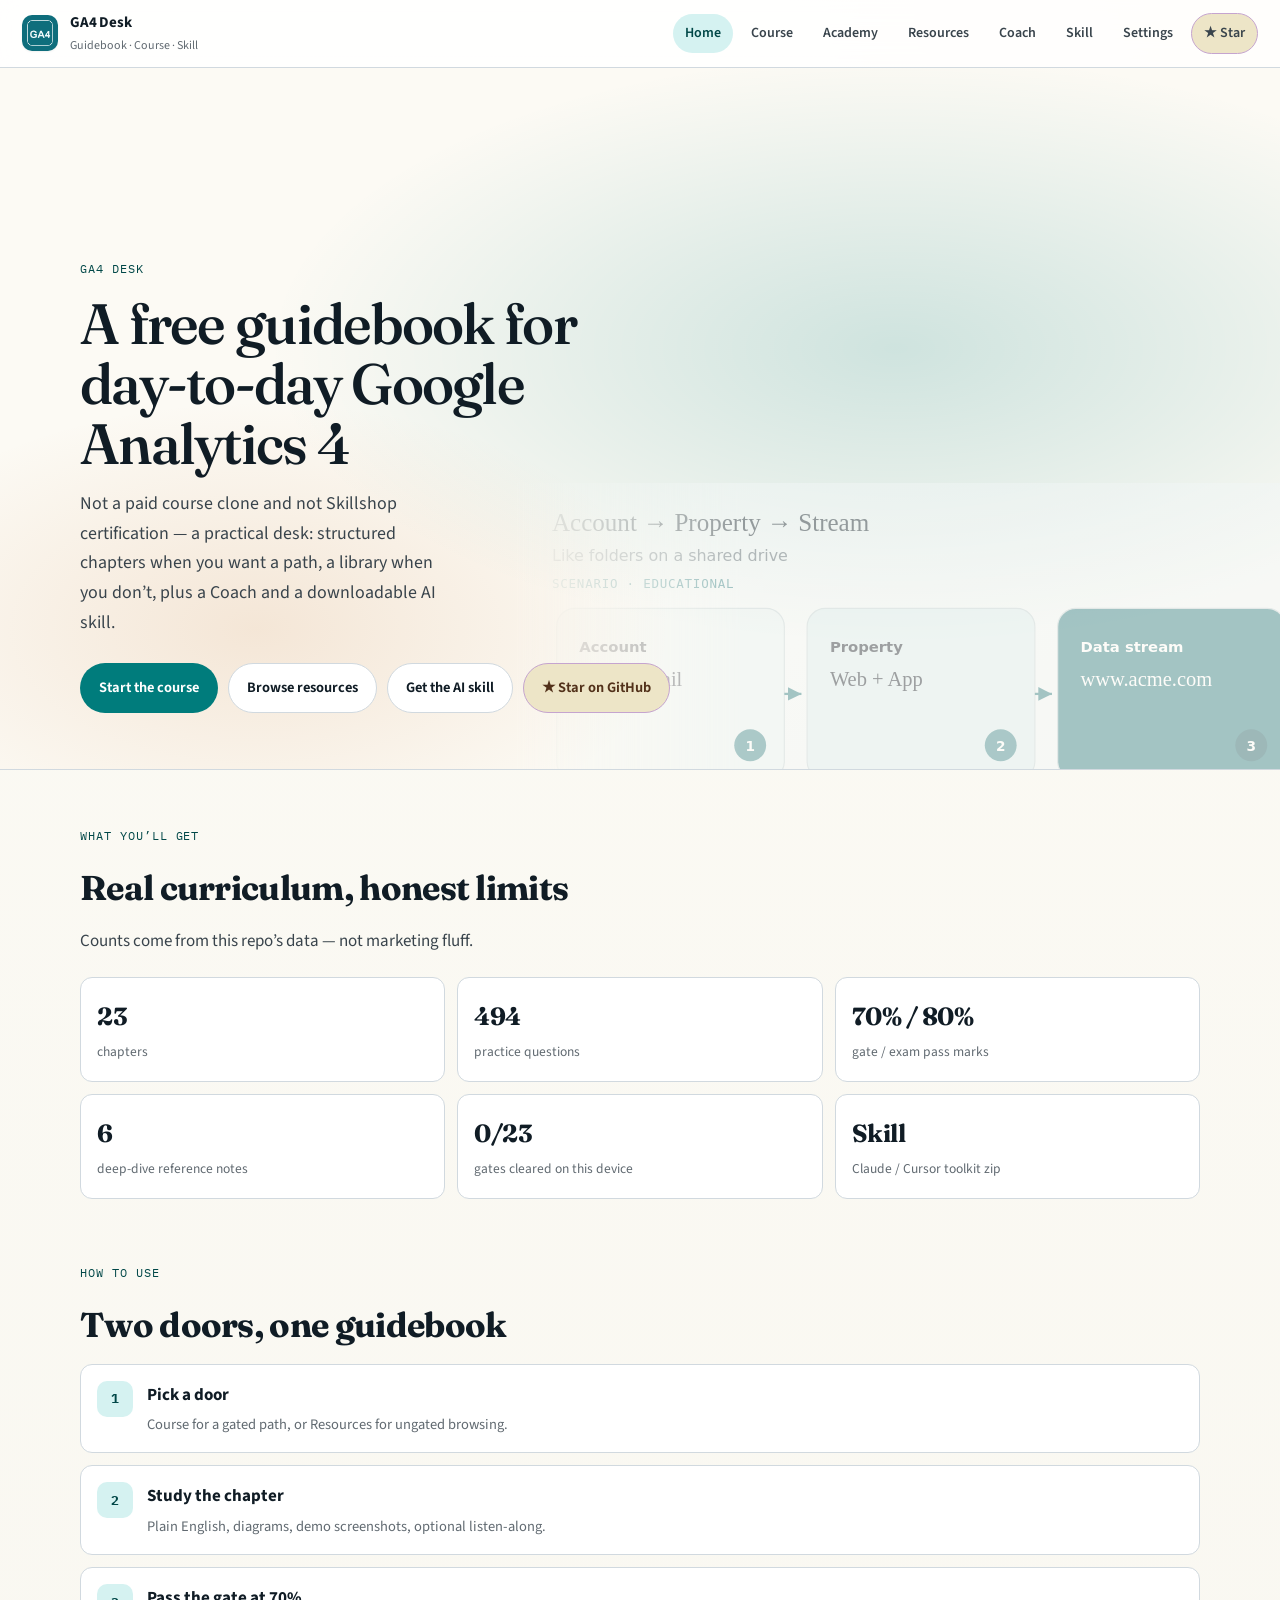
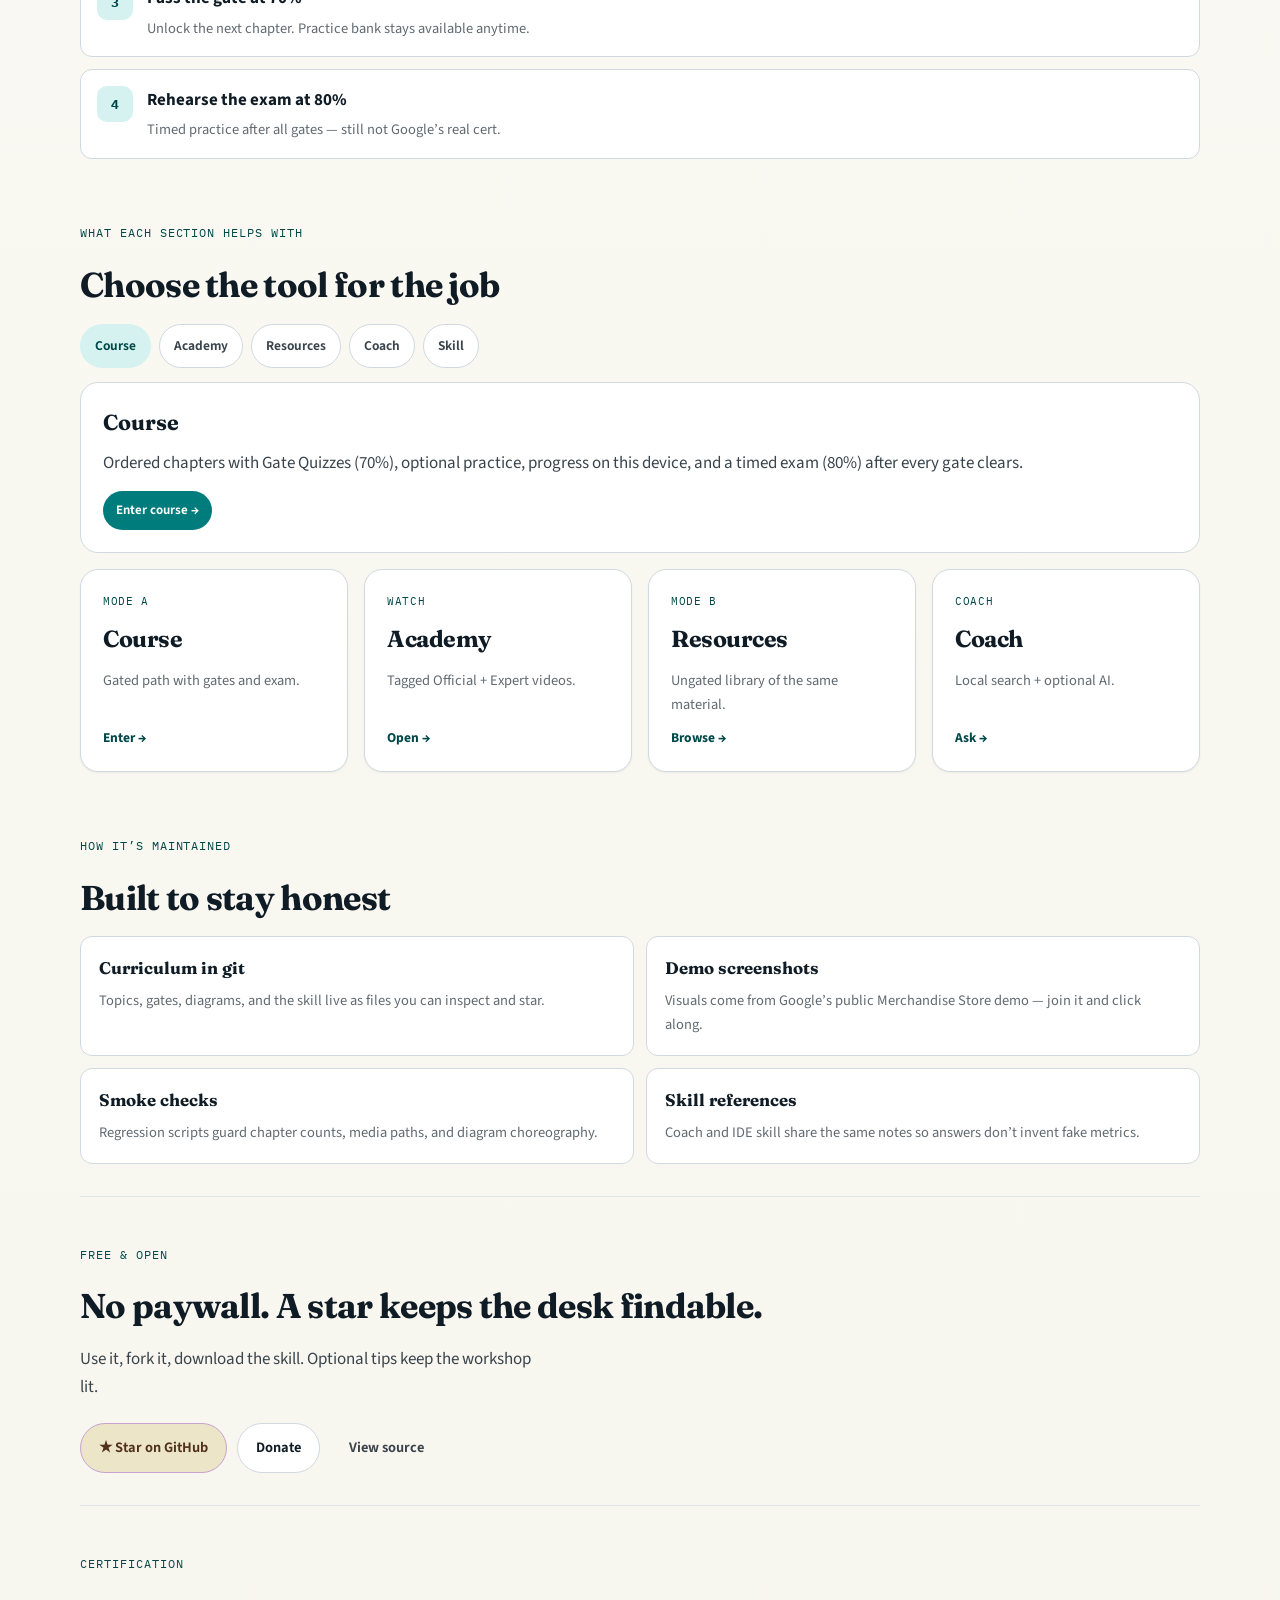
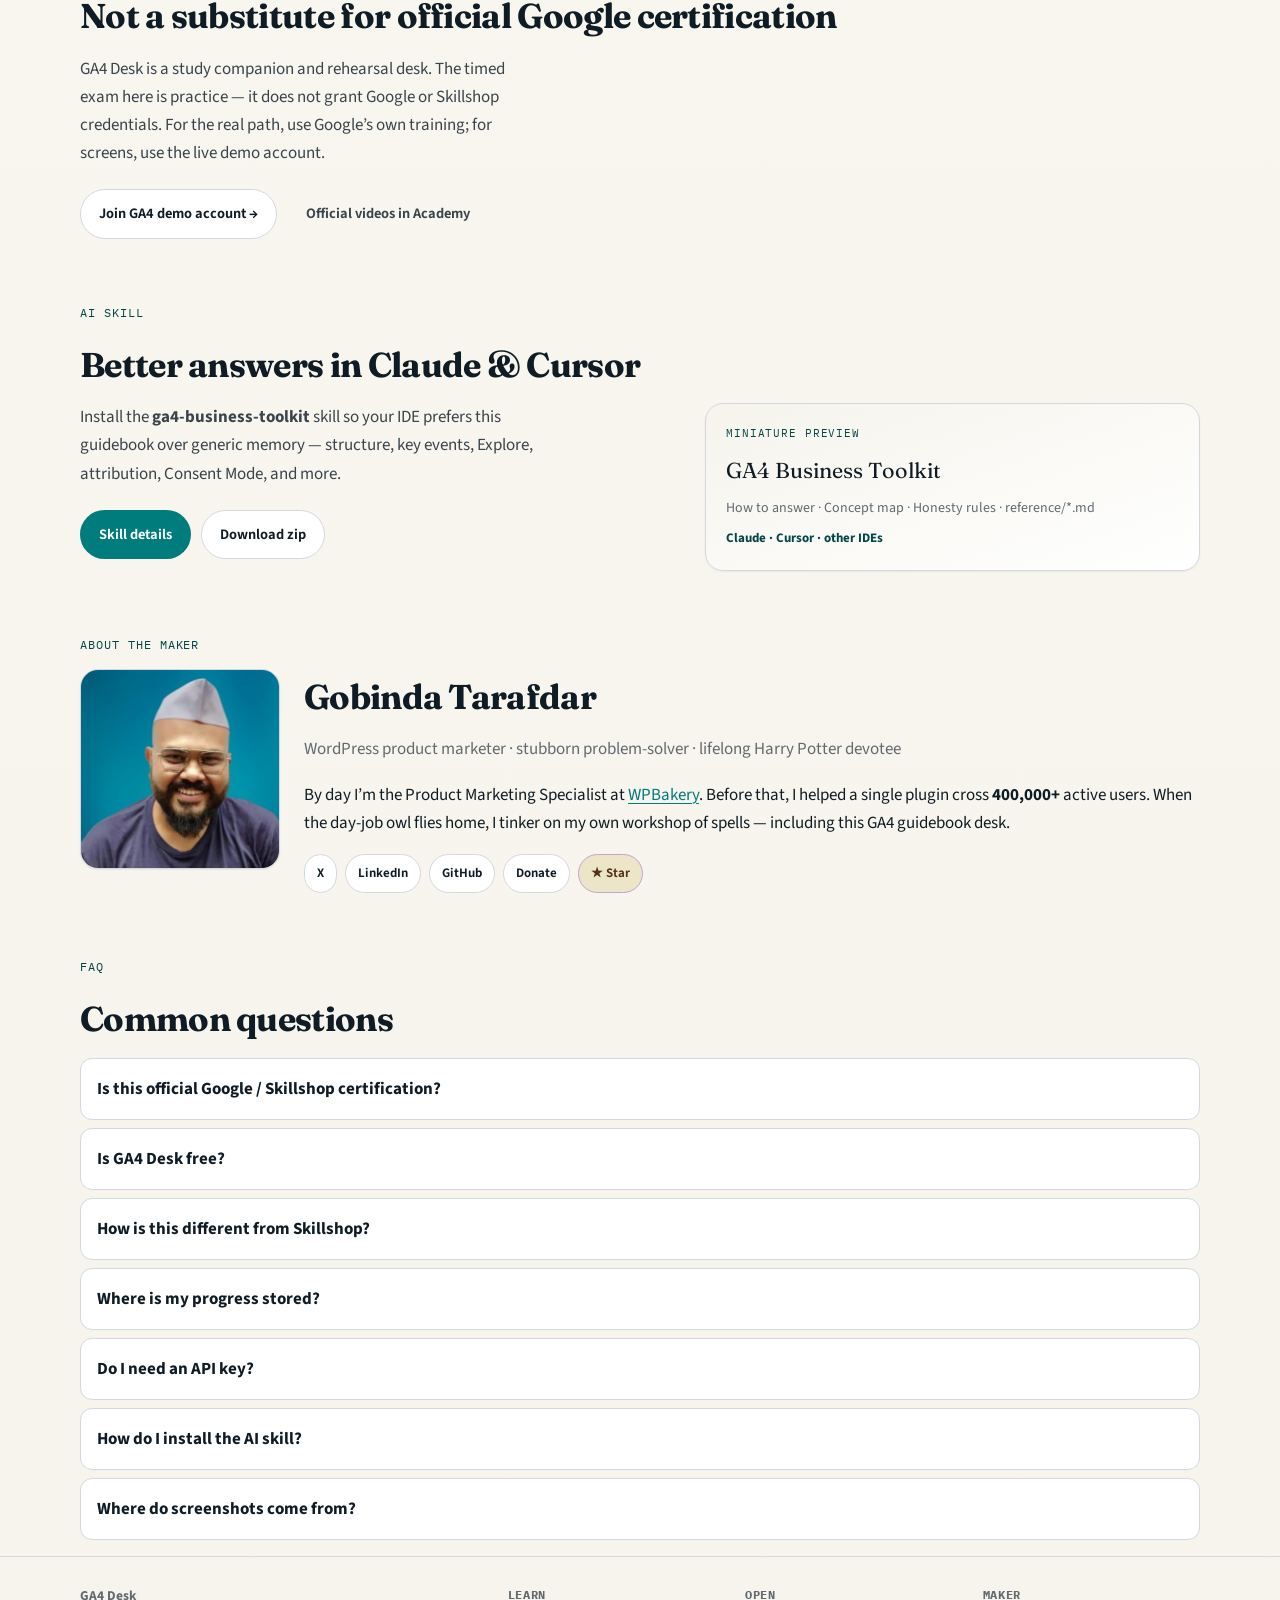
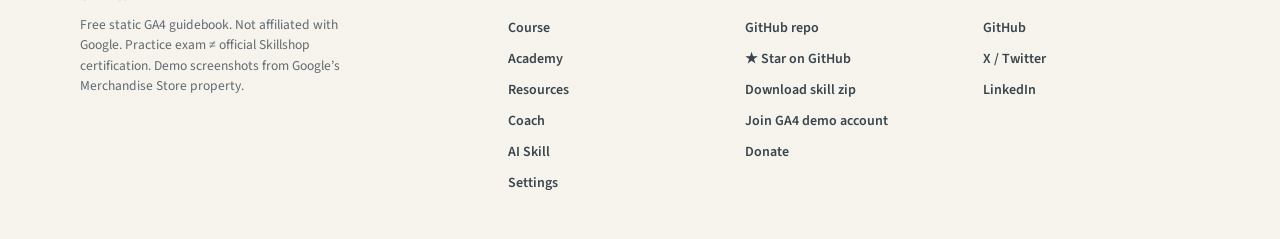
<file: index.html>
<!DOCTYPE html>
<html lang="en">
<head>
  <meta charset="UTF-8">
  <meta name="viewport" content="width=device-width, initial-scale=1">
  <title>GA4 Desk — Free Google Analytics 4 Guidebook</title>
  <meta name="description" content="Free GA4 guidebook: 23 chapters, practice quizzes, Video Academy, skill-grounded Coach, and a downloadable Claude/Cursor skill. Study companion — not official Google certification.">
  <link rel="canonical" href="https://gtarafdar.github.io/ga4-guidebook/">
  <meta property="og:type" content="website">
  <meta property="og:url" content="https://gtarafdar.github.io/ga4-guidebook/">
  <meta property="og:title" content="GA4 Desk — Free Google Analytics 4 Guidebook">
  <meta property="og:description" content="Course, Academy, Resources, Coach, and a downloadable AI skill. Honest practice — not Skillshop certification.">
  <meta property="og:image" content="https://gtarafdar.github.io/ga4-guidebook/assets/brand/og-image.png">
  <meta name="twitter:card" content="summary_large_image">
  <meta name="twitter:title" content="GA4 Desk — Free GA4 Guidebook">
  <meta name="twitter:description" content="Learn GA4 with a free guidebook desk: course gates, resources, coach, and Claude/Cursor skill.">
  <meta name="twitter:image" content="https://gtarafdar.github.io/ga4-guidebook/assets/brand/og-image.png">
  <link rel="icon" href="assets/brand/favicon.ico" sizes="any">
  <link rel="icon" type="image/png" href="assets/brand/favicon-32.png" sizes="32x32">
  <link rel="apple-touch-icon" href="assets/brand/apple-touch-icon.png">
  <link rel="preconnect" href="https://fonts.googleapis.com">
  <link rel="preconnect" href="https://fonts.gstatic.com" crossorigin>
  <link href="https://fonts.googleapis.com/css2?family=Fraunces:opsz,wght@9..144,500;9..144,650&family=IBM+Plex+Mono:wght@400;600&family=Source+Sans+3:wght@400;600;700&display=swap" rel="stylesheet">
  <link rel="stylesheet" href="css/site.css?v=20260802r">
  <script type="application/ld+json">
  {
    "@context": "https://schema.org",
    "@graph": [
      {
        "@type": "WebSite",
        "name": "GA4 Desk",
        "url": "https://gtarafdar.github.io/ga4-guidebook/",
        "description": "Free Google Analytics 4 guidebook with course, resources, coach, and AI skill."
      },
      {
        "@type": "LearningResource",
        "name": "GA4 Desk",
        "url": "https://gtarafdar.github.io/ga4-guidebook/",
        "learningResourceType": "guidebook",
        "isAccessibleForFree": true,
        "inLanguage": "en"
      },
      {
        "@type": "FAQPage",
        "mainEntity": [
          {
            "@type": "Question",
            "name": "Is GA4 Desk the official Google Analytics certification?",
            "acceptedAnswer": {
              "@type": "Answer",
              "text": "No. GA4 Desk is a free study guidebook and rehearsal desk. It is not Google Skillshop certification and is not affiliated with Google."
            }
          },
          {
            "@type": "Question",
            "name": "Is GA4 Desk free?",
            "acceptedAnswer": {
              "@type": "Answer",
              "text": "Yes. The site is free to use on GitHub Pages. Optional AI coach and ElevenLabs voices use your own API keys in the browser."
            }
          },
          {
            "@type": "Question",
            "name": "Can I download the GA4 skill for Claude or Cursor?",
            "acceptedAnswer": {
              "@type": "Answer",
              "text": "Yes. Download the ga4-business-toolkit zip from the Skill page and install it in Claude or Cursor skills folders."
            }
          }
        ]
      }
    ]
  }
  </script>
</head>
<body class="home-page">
  <header class="site-header" id="siteHeader"></header>
  <main>
    <section class="home-hero" aria-label="GA4 Desk">
      <div class="home-hero-visual" aria-hidden="true">
        <img src="assets/illustrations/scenarios/structure.svg" alt="" width="960" height="540">
      </div>
      <div class="wrap home-hero-inner">
        <p class="kicker">GA4 Desk</p>
        <h1>A free guidebook for day-to-day Google Analytics&nbsp;4</h1>
        <p class="lede">Not a paid course clone and not Skillshop certification — a practical desk: structured chapters when you want a path, a library when you don’t, plus a Coach and a downloadable AI skill.</p>
        <div class="hero-cta">
          <a class="btn btn-primary" href="course/index.html">Start the course</a>
          <a class="btn btn-secondary" href="resources/index.html">Browse resources</a>
          <a class="btn btn-secondary" href="skill/index.html">Get the AI skill</a>
          <a class="btn btn-star" id="heroStar" href="https://github.com/Gtarafdar/ga4-guidebook" target="_blank" rel="noopener">★ Star on GitHub</a>
        </div>
      </div>
    </section>

    <section class="wrap home-section" id="what-you-get">
      <p class="kicker">What you’ll get</p>
      <h2>Real curriculum, honest limits</h2>
      <p class="section-lead">Counts come from this repo’s data — not marketing fluff.</p>
      <ul class="get-grid" id="homeStats">
        <li>Loading curriculum…</li>
      </ul>
    </section>

    <section class="wrap home-section" id="how-to">
      <p class="kicker">How to use</p>
      <h2>Two doors, one guidebook</h2>
      <ol class="how-steps" id="howSteps">
        <li tabindex="0"><span class="how-num">1</span><div><strong>Pick a door</strong><p>Course for a gated path, or Resources for ungated browsing.</p></div></li>
        <li tabindex="0"><span class="how-num">2</span><div><strong>Study the chapter</strong><p>Plain English, diagrams, demo screenshots, optional listen-along.</p></div></li>
        <li tabindex="0"><span class="how-num">3</span><div><strong>Pass the gate at 70%</strong><p>Unlock the next chapter. Practice bank stays available anytime.</p></div></li>
        <li tabindex="0"><span class="how-num">4</span><div><strong>Rehearse the exam at 80%</strong><p>Timed practice after all gates — still not Google’s real cert.</p></div></li>
      </ol>
    </section>

    <section class="wrap home-section" id="doors">
      <p class="kicker">What each section helps with</p>
      <h2>Choose the tool for the job</h2>
      <div class="door-tabs" role="tablist" aria-label="Site sections">
        <button type="button" class="door-tab active" role="tab" aria-selected="true" data-door="course">Course</button>
        <button type="button" class="door-tab" role="tab" aria-selected="false" data-door="academy">Academy</button>
        <button type="button" class="door-tab" role="tab" aria-selected="false" data-door="resources">Resources</button>
        <button type="button" class="door-tab" role="tab" aria-selected="false" data-door="coach">Coach</button>
        <button type="button" class="door-tab" role="tab" aria-selected="false" data-door="skill">Skill</button>
      </div>
      <div class="door-panels">
        <div class="door-panel is-on" data-panel="course">
          <h3>Course</h3>
          <p>Ordered chapters with Gate Quizzes (70%), optional practice, progress on this device, and a timed exam (80%) after every gate clears.</p>
          <a class="btn btn-primary btn-sm" href="course/index.html">Enter course →</a>
        </div>
        <div class="door-panel" data-panel="academy" hidden>
          <h3>Video Academy</h3>
          <p>Official Skillshop lessons and Expert creators — always tagged. Filter by source or chapter; no guessed video IDs.</p>
          <a class="btn btn-primary btn-sm" href="academy/index.html">Open academy →</a>
        </div>
        <div class="door-panel" data-panel="resources" hidden>
          <h3>Resources</h3>
          <p>Same truthful material as a searchable library — topics plus deep-dive notes. No syllabus pressure.</p>
          <a class="btn btn-primary btn-sm" href="resources/index.html">Open library →</a>
        </div>
        <div class="door-panel" data-panel="coach" hidden>
          <h3>GA4 Coach</h3>
          <p>Local answers free. Optional OpenRouter key for AI chat grounded in the skill + curriculum, including screenshot help.</p>
          <a class="btn btn-primary btn-sm" href="coach/index.html">Ask the coach →</a>
        </div>
        <div class="door-panel" data-panel="skill" hidden>
          <h3>AI Skill</h3>
          <p>Download <code>ga4-business-toolkit</code> for Claude, Cursor, or other IDEs so answers stay grounded in this guidebook.</p>
          <a class="btn btn-primary btn-sm" href="skill/index.html">Skill details →</a>
          <a class="btn btn-secondary btn-sm" href="downloads/ga4-business-toolkit.zip" download>Download zip</a>
        </div>
      </div>
      <div class="door-grid home-door-grid">
        <a class="door" href="course/index.html"><span class="tag">Mode A</span><h3>Course</h3><p>Gated path with gates and exam.</p><span class="go">Enter →</span></a>
        <a class="door" href="academy/index.html"><span class="tag">Watch</span><h3>Academy</h3><p>Tagged Official + Expert videos.</p><span class="go">Open →</span></a>
        <a class="door" href="resources/index.html"><span class="tag">Mode B</span><h3>Resources</h3><p>Ungated library of the same material.</p><span class="go">Browse →</span></a>
        <a class="door" href="coach/index.html"><span class="tag">Coach</span><h3>Coach</h3><p>Local search + optional AI.</p><span class="go">Ask →</span></a>
      </div>
    </section>

    <section class="wrap home-section" id="maintain">
      <p class="kicker">How it’s maintained</p>
      <h2>Built to stay honest</h2>
      <div class="maintain-grid">
        <article><h3>Curriculum in git</h3><p>Topics, gates, diagrams, and the skill live as files you can inspect and star.</p></article>
        <article><h3>Demo screenshots</h3><p>Visuals come from Google’s public Merchandise Store demo — join it and click along.</p></article>
        <article><h3>Smoke checks</h3><p>Regression scripts guard chapter counts, media paths, and diagram choreography.</p></article>
        <article><h3>Skill references</h3><p>Coach and IDE skill share the same notes so answers don’t invent fake metrics.</p></article>
      </div>
    </section>

    <section class="wrap home-section home-free" id="free">
      <p class="kicker">Free &amp; open</p>
      <h2>No paywall. A star keeps the desk findable.</h2>
      <p class="section-lead">Use it, fork it, download the skill. Optional tips keep the workshop lit.</p>
      <div class="hero-cta">
        <a class="btn btn-star" href="https://github.com/Gtarafdar/ga4-guidebook" target="_blank" rel="noopener">★ Star on GitHub</a>
        <a class="btn btn-secondary" href="https://gtarafdar.com/donate" target="_blank" rel="noopener">Donate</a>
        <a class="btn btn-ghost" href="https://github.com/Gtarafdar/ga4-guidebook" target="_blank" rel="noopener">View source</a>
      </div>
    </section>

    <section class="wrap home-section home-cert" id="cert">
      <p class="kicker">Certification</p>
      <h2>Not a substitute for official Google certification</h2>
      <p class="section-lead">GA4 Desk is a study companion and rehearsal desk. The timed exam here is practice — it does not grant Google or Skillshop credentials. For the real path, use Google’s own training; for screens, use the live demo account.</p>
      <div class="hero-cta">
        <a class="btn btn-secondary" href="https://support.google.com/analytics/answer/6367342" target="_blank" rel="noopener">Join GA4 demo account →</a>
        <a class="btn btn-ghost" href="academy/index.html">Official videos in Academy</a>
      </div>
    </section>

    <section class="wrap home-section" id="skill-teaser">
      <p class="kicker">AI skill</p>
      <h2>Better answers in Claude &amp; Cursor</h2>
      <div class="skill-teaser-grid">
        <div>
          <p class="section-lead">Install the <strong>ga4-business-toolkit</strong> skill so your IDE prefers this guidebook over generic memory — structure, key events, Explore, attribution, Consent Mode, and more.</p>
          <div class="hero-cta">
            <a class="btn btn-primary" href="skill/index.html">Skill details</a>
            <a class="btn btn-secondary" href="downloads/ga4-business-toolkit.zip" download>Download zip</a>
          </div>
        </div>
        <a class="skill-mini" href="skill/index.html" aria-label="Preview of skill page">
          <span class="skill-mini-label">Miniature preview</span>
          <span class="skill-mini-title">GA4 Business Toolkit</span>
          <span class="skill-mini-body">How to answer · Concept map · Honesty rules · reference/*.md</span>
          <span class="skill-mini-foot">Claude · Cursor · other IDEs</span>
        </a>
      </div>
    </section>

    <section class="wrap home-section home-about" id="about">
      <p class="kicker">About the maker</p>
      <div class="about-grid">
        <img class="about-photo" src="assets/brand/gobinda-tarafdar.png" width="400" height="400" alt="Portrait of Gobinda Tarafdar">
        <div>
          <h2>Gobinda Tarafdar</h2>
          <p class="about-role">WordPress product marketer · stubborn problem-solver · lifelong Harry Potter devotee</p>
          <p>By day I’m the Product Marketing Specialist at <a href="https://wpbakery.com" target="_blank" rel="noopener">WPBakery</a>. Before that, I helped a single plugin cross <strong>400,000+</strong> active users. When the day-job owl flies home, I tinker on my own workshop of spells — including this GA4 guidebook desk.</p>
          <div class="about-links">
            <a class="btn btn-secondary btn-sm" href="https://x.com/Gtarafdarr" target="_blank" rel="noopener">X</a>
            <a class="btn btn-secondary btn-sm" href="https://www.linkedin.com/in/gobinda-tarafdar/" target="_blank" rel="noopener">LinkedIn</a>
            <a class="btn btn-secondary btn-sm" href="https://github.com/Gtarafdar" target="_blank" rel="noopener">GitHub</a>
            <a class="btn btn-secondary btn-sm" href="https://gtarafdar.com/donate" target="_blank" rel="noopener">Donate</a>
            <a class="btn btn-star btn-sm" href="https://github.com/Gtarafdar/ga4-guidebook" target="_blank" rel="noopener">★ Star</a>
          </div>
        </div>
      </div>
    </section>

    <section class="wrap home-section" id="faq">
      <p class="kicker">FAQ</p>
      <h2>Common questions</h2>
      <div class="home-faq" id="homeFaq">
        <details>
          <summary>Is this official Google / Skillshop certification?</summary>
          <p>No. It’s a free guidebook and practice desk. Passing the timed exam here does not certify you with Google.</p>
        </details>
        <details>
          <summary>Is GA4 Desk free?</summary>
          <p>Yes. Hosted on GitHub Pages. Optional Coach AI and ElevenLabs voices use <em>your</em> keys in the browser only.</p>
        </details>
        <details>
          <summary>How is this different from Skillshop?</summary>
          <p>Skillshop is Google’s official training. GA4 Desk is a companion: original practice questions, demo screenshots, dual course/library modes, and an IDE skill. Use both — don’t replace official cert with this.</p>
        </details>
        <details>
          <summary>Where is my progress stored?</summary>
          <p>On this device in <code>localStorage</code> (<code>ga4lms_progress_v2</code>). Clearing site data resets progress.</p>
        </details>
        <details>
          <summary>Do I need an API key?</summary>
          <p>No for Course, Resources, Academy, and local Coach search. OpenRouter is optional for AI chat; ElevenLabs is optional for nicer TTS.</p>
        </details>
        <details>
          <summary>How do I install the AI skill?</summary>
          <p>Download the zip from the <a href="skill/index.html">Skill page</a>, unzip, and add the folder to Claude or Cursor skills. Details and preview are on that page.</p>
        </details>
        <details>
          <summary>Where do screenshots come from?</summary>
          <p>Google’s public Merchandise Store demo property. <a href="https://support.google.com/analytics/answer/6367342" target="_blank" rel="noopener">Join the demo account</a> to click the same screens.</p>
        </details>
      </div>
    </section>
  </main>
  <footer class="site-footer" id="siteFooter"></footer>
  <script src="js/app.js?v=20260802r"></script>
  <script>
    GA4.renderHeader('home');
    GA4.renderFooter();
    document.querySelectorAll('#heroStar, .btn-star').forEach((a) => {
      if (GA4.SITE && GA4.SITE.starUrl) a.href = GA4.SITE.starUrl;
    });

    document.querySelectorAll('.door-tab').forEach((tab) => {
      tab.addEventListener('click', () => {
        const id = tab.getAttribute('data-door');
        document.querySelectorAll('.door-tab').forEach((t) => {
          const on = t === tab;
          t.classList.toggle('active', on);
          t.setAttribute('aria-selected', on ? 'true' : 'false');
        });
        document.querySelectorAll('.door-panel').forEach((p) => {
          const on = p.getAttribute('data-panel') === id;
          p.classList.toggle('is-on', on);
          p.hidden = !on;
        });
      });
    });

    Promise.all([GA4.loadJSON('data/topics.json'), GA4.loadJSON('data/meta.json'), GA4.loadJSON('data/references.json')])
      .then(([topics, meta, refs]) => {
        const prog = GA4.completedCount(topics.length);
        document.getElementById('homeStats').innerHTML = `
          <li><strong>${topics.length}</strong><span>chapters</span></li>
          <li><strong>${meta.questionCount}</strong><span>practice questions</span></li>
          <li><strong>${meta.gatePassPercent || 70}% / ${meta.exam.passPercent}%</strong><span>gate / exam pass marks</span></li>
          <li><strong>${refs.length}</strong><span>deep-dive reference notes</span></li>
          <li><strong>${prog.n}/${prog.total}</strong><span>gates cleared on this device</span></li>
          <li><strong>Skill</strong><span>Claude / Cursor toolkit zip</span></li>`;
      })
      .catch((e) => {
        document.getElementById('homeStats').innerHTML = `<li>Could not load data — serve over HTTP (GitHub Pages or <code>python3 -m http.server</code>).<br>${GA4.escapeHtml(e.message)}</li>`;
      });
  </script>
</body>
</html>
</file>
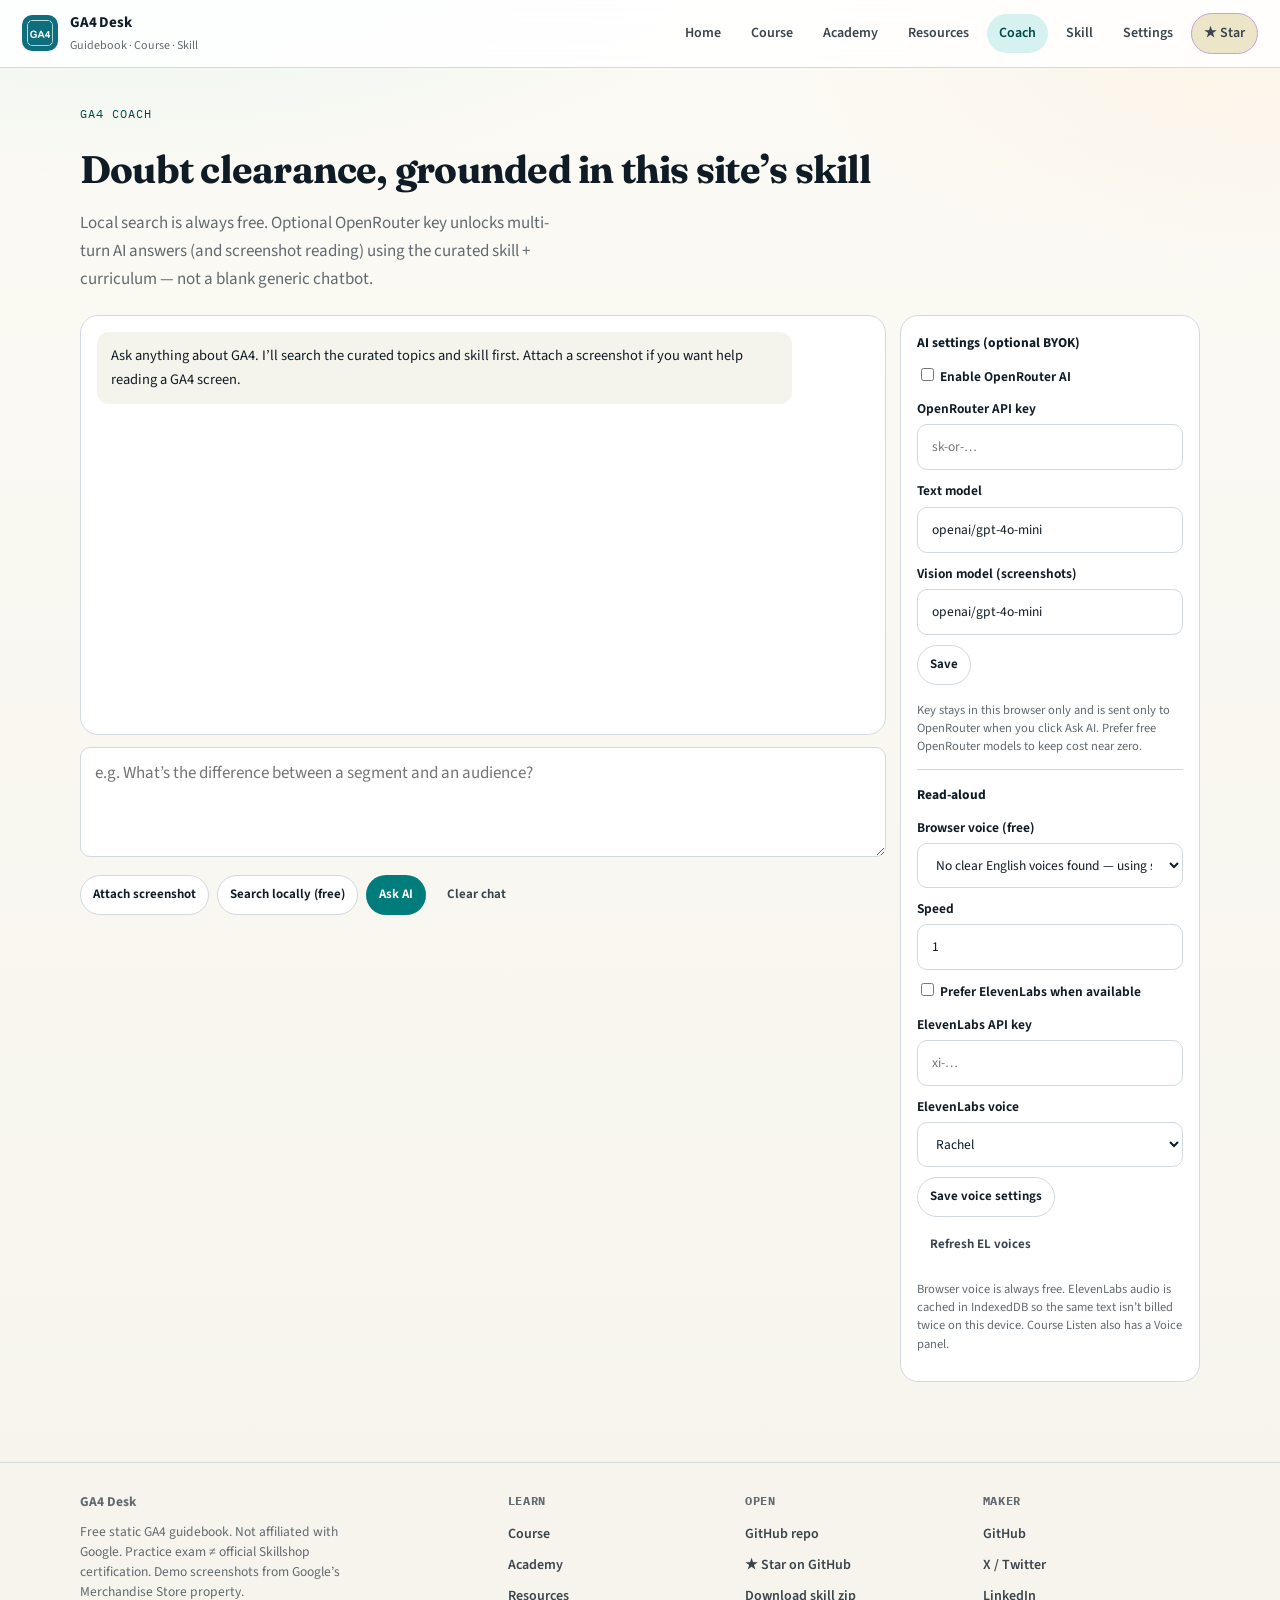
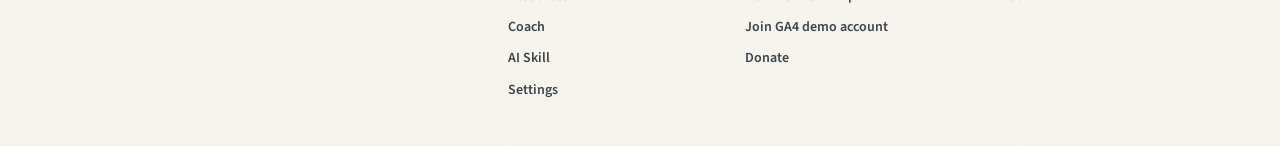
<file: coach/index.html>
<!DOCTYPE html>
<html lang="en">
<head>
  <meta charset="UTF-8">
  <meta name="viewport" content="width=device-width, initial-scale=1">
  <meta name="description" content="Skill-grounded GA4 coach: local search free, optional OpenRouter AI with your own key.">
  <link rel="canonical" href="https://gtarafdar.github.io/ga4-guidebook/coach/">
  <meta property="og:type" content="website">
  <meta property="og:url" content="https://gtarafdar.github.io/ga4-guidebook/coach/">
  <meta property="og:title" content="GA4 Coach — GA4 Desk">
  <meta property="og:description" content="Skill-grounded GA4 coach: local search free, optional OpenRouter AI with your own key.">
  <meta property="og:image" content="https://gtarafdar.github.io/ga4-guidebook/assets/brand/og-image.png">
  <meta name="twitter:card" content="summary_large_image">
  <link rel="icon" href="../assets/brand/favicon.ico" sizes="any">
  <link rel="icon" type="image/png" href="../assets/brand/favicon-32.png" sizes="32x32">
  <link rel="apple-touch-icon" href="../assets/brand/apple-touch-icon.png">
  <title>GA4 Coach — GA4 Desk</title>
  <link rel="preconnect" href="https://fonts.googleapis.com">
  <link rel="preconnect" href="https://fonts.gstatic.com" crossorigin>
  <link href="https://fonts.googleapis.com/css2?family=Fraunces:opsz,wght@9..144,500;9..144,650&family=IBM+Plex+Mono:wght@400;600&family=Source+Sans+3:wght@400;600;700&display=swap" rel="stylesheet">
  <link rel="stylesheet" href="../css/site.css?v=20260802r">
</head>
<body>
  <header class="site-header" id="siteHeader"></header>
  <main class="page">
    <div class="wrap">
      <p class="kicker">GA4 Coach</p>
      <h1 style="font-family:var(--font-display);letter-spacing:-0.02em;font-size:clamp(1.8rem,3vw,2.4rem);margin:0 0 8px">Doubt clearance, grounded in this site’s skill</h1>
      <p style="color:var(--muted);max-width:62ch;margin:0 0 22px">Local search is always free. Optional OpenRouter key unlocks multi-turn AI answers (and screenshot reading) using the curated skill + curriculum — not a blank generic chatbot.</p>

      <div class="chat-shell">
        <div>
          <div class="chat-log" id="chatLog"></div>
          <div class="chat-compose" style="margin-top:12px">
            <textarea class="textarea" id="chatInput" placeholder="e.g. What’s the difference between a segment and an audience?"></textarea>
            <div class="toolbar">
              <label class="btn btn-secondary btn-sm" style="cursor:pointer">Attach screenshot
                <input type="file" id="shotInput" accept="image/*" hidden>
              </label>
              <button type="button" class="btn btn-secondary btn-sm" id="localBtn">Search locally (free)</button>
              <button type="button" class="btn btn-primary btn-sm" id="aiBtn">Ask AI</button>
              <button type="button" class="btn btn-ghost btn-sm" id="clearBtn">Clear chat</button>
            </div>
            <img id="shotPreview" class="preview-shot hidden" alt="Screenshot preview">
          </div>
        </div>
        <aside class="settings-box">
          <strong>AI settings (optional BYOK)</strong>
          <label><input type="checkbox" id="orEnabled"> Enable OpenRouter AI</label>
          <label for="orKey">OpenRouter API key</label>
          <input class="text-input" id="orKey" type="password" placeholder="sk-or-…">
          <label for="orModel">Text model</label>
          <input class="text-input" id="orModel" placeholder="openai/gpt-4o-mini">
          <label for="orVision">Vision model (screenshots)</label>
          <input class="text-input" id="orVision" placeholder="openai/gpt-4o-mini">
          <div class="toolbar" style="margin-top:10px">
            <button type="button" class="btn btn-secondary btn-sm" id="saveOr">Save</button>
          </div>
          <p class="hint">Key stays in this browser only and is sent only to OpenRouter when you click Ask AI. Prefer free OpenRouter models to keep cost near zero.</p>
          <hr style="border:none;border-top:1px solid var(--line);margin:14px 0">
          <strong>Read-aloud</strong>
          <label for="brVoice">Browser voice (free)</label>
          <select class="select-input" id="brVoice"></select>
          <label for="brRate">Speed</label>
          <input class="text-input" id="brRate" type="number" min="0.75" max="1.35" step="0.05" value="1">
          <label><input type="checkbox" id="elEnabled"> Prefer ElevenLabs when available</label>
          <label for="elKey">ElevenLabs API key</label>
          <input class="text-input" id="elKey" type="password" placeholder="xi-…">
          <label for="elVoice">ElevenLabs voice</label>
          <select class="select-input" id="elVoice"></select>
          <div class="toolbar" style="margin-top:10px">
            <button type="button" class="btn btn-secondary btn-sm" id="saveEl">Save voice settings</button>
            <button type="button" class="btn btn-ghost btn-sm" id="refreshElVoices">Refresh EL voices</button>
          </div>
          <p class="hint">Browser voice is always free. ElevenLabs audio is cached in IndexedDB so the same text isn’t billed twice on this device. Course Listen also has a Voice panel.</p>
        </aside>
      </div>
    </div>
  </main>
  <footer class="site-footer" id="siteFooter"></footer>
  <script src="../js/app.js?v=20260802r"></script>
  <script src="../js/tts.js?v=20260802r"></script>
  <script src="../js/coach.js?v=20260802r"></script>
  <script>
    GA4.renderHeader('coach');
    GA4.renderFooter();
    let shotDataUrl = null;

    function renderChat() {
      const log = document.getElementById('chatLog');
      const chat = GA4Coach.loadChat();
      if (!chat.length) {
        log.innerHTML = '<div class="msg assistant">Ask anything about GA4. I’ll search the curated topics and skill first. Attach a screenshot if you want help reading a GA4 screen.</div>';
        return;
      }
      log.innerHTML = chat.map((m) => `<div class="msg ${m.role}">${GA4.escapeHtml(m.content)}</div>`).join('');
      log.scrollTop = log.scrollHeight;
    }

    function loadSettingsForm() {
      const s = GA4Coach.settings();
      document.getElementById('orEnabled').checked = s.enabled;
      document.getElementById('orKey').value = s.key;
      document.getElementById('orModel').value = s.model;
      document.getElementById('orVision').value = s.visionModel;
      GA4TTS.bindSettingsForm({
        enabledEl: document.getElementById('elEnabled'),
        keyEl: document.getElementById('elKey'),
        voiceEl: document.getElementById('elVoice'),
        browserEl: document.getElementById('brVoice'),
        rateEl: document.getElementById('brRate')
      });
    }

    document.getElementById('saveOr').onclick = () => {
      GA4Coach.saveSettings({
        enabled: document.getElementById('orEnabled').checked,
        key: document.getElementById('orKey').value.trim(),
        model: document.getElementById('orModel').value.trim() || 'openai/gpt-4o-mini',
        visionModel: document.getElementById('orVision').value.trim() || 'openai/gpt-4o-mini'
      });
      alert('OpenRouter settings saved on this device.');
    };
    document.getElementById('saveEl').onclick = () => {
      GA4TTS.saveSettings({
        enabled: document.getElementById('elEnabled').checked,
        key: document.getElementById('elKey').value.trim(),
        voiceId: document.getElementById('elVoice').value.trim() || '21m00Tcm4TlvDq8ikWAM',
        browserVoice: document.getElementById('brVoice').value,
        rate: parseFloat(document.getElementById('brRate').value) || 1
      });
      alert('Voice settings saved on this device.');
    };
    document.getElementById('refreshElVoices').onclick = () => {
      GA4TTS.saveSettings({
        key: document.getElementById('elKey').value.trim(),
        enabled: document.getElementById('elEnabled').checked
      });
      GA4TTS.bindSettingsForm({
        enabledEl: document.getElementById('elEnabled'),
        keyEl: document.getElementById('elKey'),
        voiceEl: document.getElementById('elVoice'),
        browserEl: document.getElementById('brVoice'),
        rateEl: document.getElementById('brRate')
      });
    };

    document.getElementById('shotInput').addEventListener('change', (e) => {
      const file = e.target.files && e.target.files[0];
      if (!file) return;
      const reader = new FileReader();
      reader.onload = () => {
        shotDataUrl = reader.result;
        const img = document.getElementById('shotPreview');
        img.src = shotDataUrl;
        img.classList.remove('hidden');
      };
      reader.readAsDataURL(file);
    });

    document.getElementById('localBtn').onclick = () => {
      const text = document.getElementById('chatInput').value.trim();
      if (!text) return;
      GA4Coach.push('user', text);
      const ans = GA4Coach.localAnswer(text);
      GA4Coach.push('assistant', ans.text);
      document.getElementById('chatInput').value = '';
      renderChat();
    };

    document.getElementById('aiBtn').onclick = async () => {
      const text = document.getElementById('chatInput').value.trim();
      if (!text && !shotDataUrl) return;
      GA4Coach.push('user', text + (shotDataUrl ? '\n[screenshot attached]' : ''));
      renderChat();
      const log = document.getElementById('chatLog');
      log.insertAdjacentHTML('beforeend', '<div class="msg typing">Thinking…</div>');
      try {
        const answer = await GA4Coach.askOpenRouter({ text, imageDataUrl: shotDataUrl });
        GA4Coach.push('assistant', answer);
      } catch (e) {
        GA4Coach.push('error', e.message);
      }
      document.getElementById('chatInput').value = '';
      shotDataUrl = null;
      document.getElementById('shotPreview').classList.add('hidden');
      renderChat();
    };

    document.getElementById('clearBtn').onclick = () => { GA4Coach.clear(); renderChat(); };

    loadSettingsForm();
    Promise.all([
      fetch(GA4.asset('data/skill/SKILL.md')).then((r) => r.text()),
      GA4.loadJSON('data/topics.json'),
      GA4.loadJSON('data/references.json')
    ]).then(([skill, topics, refs]) => GA4Coach.init({ skillMarkdown: skill, topics, references: refs }))
      .then(renderChat)
      .catch((e) => {
        document.getElementById('chatLog').innerHTML = `<div class="msg error">Could not load coach data: ${GA4.escapeHtml(e.message)}</div>`;
      });
  </script>
</body>
</html>
</file>
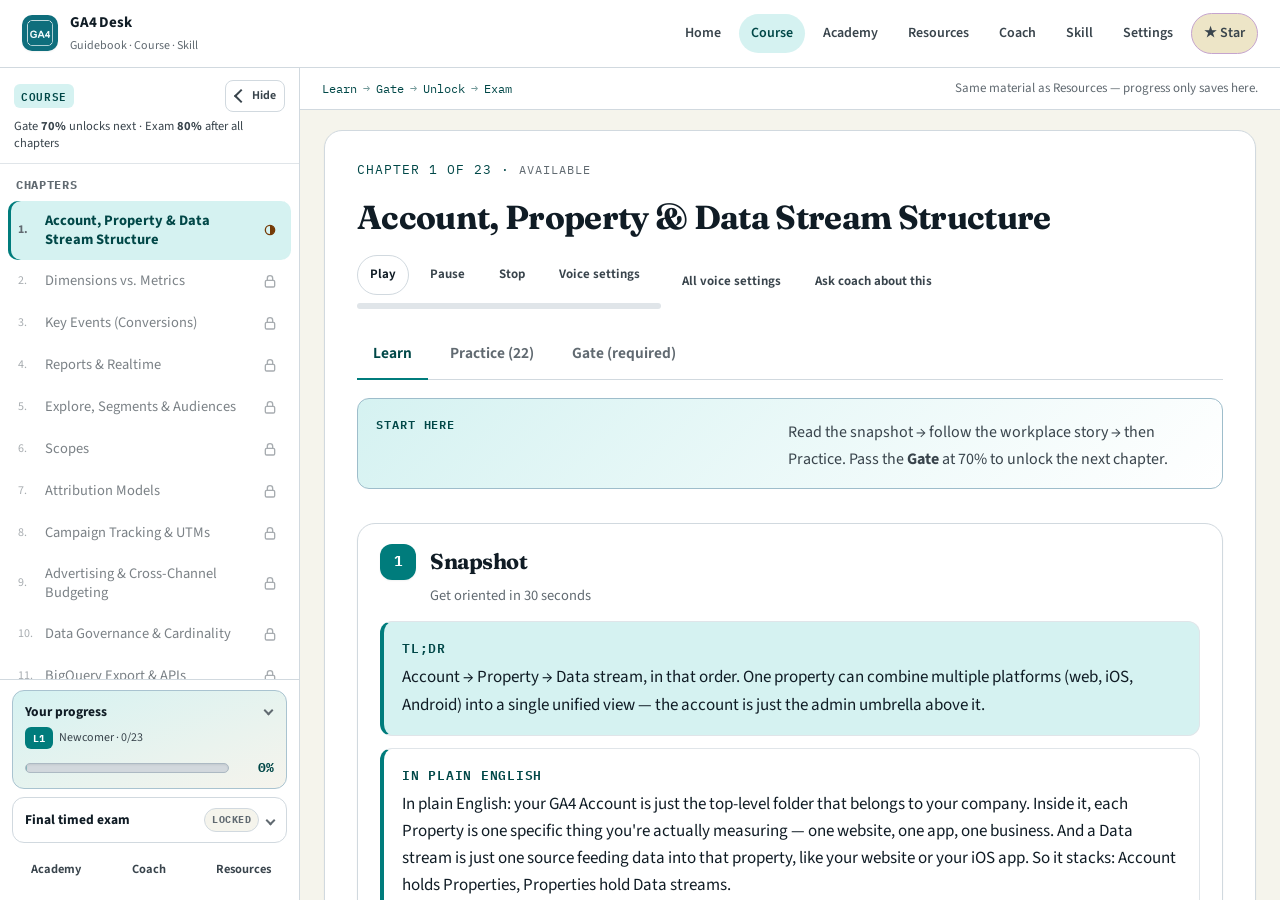
<file: course/index.html>
<!DOCTYPE html>
<html lang="en">
<head>
  <meta charset="UTF-8">
  <meta name="viewport" content="width=device-width, initial-scale=1">
  <meta name="description" content="Guided GA4 course with 70% gate quizzes and an 80% rehearsal exam. Free guidebook desk — not official Google certification.">
  <link rel="canonical" href="https://gtarafdar.github.io/ga4-guidebook/course/">
  <meta property="og:type" content="website">
  <meta property="og:url" content="https://gtarafdar.github.io/ga4-guidebook/course/">
  <meta property="og:title" content="Course — GA4 Desk">
  <meta property="og:description" content="Guided GA4 course with 70% gate quizzes and an 80% rehearsal exam. Free guidebook desk — not official Google certification.">
  <meta property="og:image" content="https://gtarafdar.github.io/ga4-guidebook/assets/brand/og-image.png">
  <meta name="twitter:card" content="summary_large_image">
  <link rel="icon" href="../assets/brand/favicon.ico" sizes="any">
  <link rel="icon" type="image/png" href="../assets/brand/favicon-32.png" sizes="32x32">
  <link rel="apple-touch-icon" href="../assets/brand/apple-touch-icon.png">
  <title>Course — GA4 Desk</title>
  <link rel="preconnect" href="https://fonts.googleapis.com">
  <link rel="preconnect" href="https://fonts.gstatic.com" crossorigin>
  <link href="https://fonts.googleapis.com/css2?family=Fraunces:opsz,wght@9..144,500;9..144,650&family=IBM+Plex+Mono:wght@400;600&family=Source+Sans+3:wght@400;600;700&display=swap" rel="stylesheet">
  <link rel="stylesheet" href="../css/site.css?v=20260802r">
</head>
<body class="course-page">
  <header class="site-header site-header-app" id="siteHeader"></header>

  <div class="course-app" id="courseApp">
    <aside class="course-sidebar" id="courseSidebar" aria-label="Course chapters">
      <div class="course-sidebar-top">
        <div class="course-sidebar-top-row">
          <div class="course-mode-chip">Course</div>
          <button type="button" class="sidebar-collapse-btn" id="sidebarCollapseBtn" title="Hide chapters" aria-controls="courseSidebar" aria-expanded="true">
            <span class="sidebar-collapse-ico" aria-hidden="true"></span>
            <span class="sidebar-collapse-label">Hide</span>
          </button>
        </div>
        <p class="course-rules">Gate <strong>70%</strong> unlocks next · Exam <strong>80%</strong> after all chapters</p>
      </div>
      <h2 class="course-side-label">Chapters</h2>
      <div class="course-nav-scroll" id="topicNav"></div>
      <div class="course-sidebar-foot">
        <div id="lmsStats"></div>
        <details class="exam-acc" id="examAccordion">
          <summary class="exam-acc-summary">
            <span class="exam-acc-title">Final timed exam</span>
            <span class="exam-acc-badge is-locked" id="examLockBadge">Locked</span>
          </summary>
          <div class="exam-acc-body">
            <p class="exam-acc-lead">A rehearsal exam after you clear every chapter gate — not Google’s real certification.</p>
            <ul class="exam-acc-list">
              <li><strong>40 questions</strong> drawn from the practice bank</li>
              <li><strong>40 minutes</strong> timed</li>
              <li><strong>80% to pass</strong></li>
              <li>Unlocks only when <strong>all 23 gates</strong> are passed at 70%+</li>
            </ul>
            <div class="exam-acc-meter">
              <div class="exam-acc-meter-label"><span>Gates toward exam</span><strong id="examGateCount">0 / 23</strong></div>
              <div class="exam-acc-meter-bar"><span id="examGateFill"></span></div>
            </div>
            <p class="exam-acc-hint" id="examAccHint">Pass chapter gates to unlock this exam.</p>
            <button type="button" class="btn btn-primary btn-sm" id="examBtn">Open exam lobby</button>
          </div>
        </details>
        <div class="course-side-actions">
          <a class="btn btn-ghost btn-sm" href="../academy/index.html">Academy</a>
          <a class="btn btn-ghost btn-sm" href="../coach/index.html">Coach</a>
          <a class="btn btn-ghost btn-sm" href="../resources/index.html">Resources</a>
        </div>
      </div>
    </aside>

    <main class="course-main">
      <div class="course-toolbar">
        <div class="course-toolbar-left">
          <div class="course-toolbar-flow" aria-hidden="true">
            <span>Learn</span><span class="path-arrow">→</span>
            <span>Gate</span><span class="path-arrow">→</span>
            <span>Unlock</span><span class="path-arrow">→</span>
            <span>Exam</span>
          </div>
        </div>
        <p class="course-toolbar-hint">Same material as Resources — progress only saves here.</p>
      </div>
      <div class="course-scroll">
        <div class="course-lesson" id="lessonCard">
          <p style="color:var(--muted)">Loading lessons…</p>
        </div>
      </div>
    </main>
  </div>
  <button type="button" class="sidebar-edge-reopen" id="sidebarEdgeReopen" hidden aria-controls="courseSidebar" aria-label="Show chapters sidebar">
    Chapters
  </button>

  <div id="examOverlay" class="exam-overlay hidden">
    <div class="card exam-modal">
      <div id="examIntro">
        <h2 style="margin-top:0;font-family:var(--font-display)">Timed practice exam</h2>
        <p id="examIntroCopy">40 questions · 40 minutes · 80% to pass. Unlocks after all chapter gates are passed.</p>
        <button type="button" class="btn btn-primary" id="examStart">Start exam</button>
        <button type="button" class="btn btn-ghost" id="examClose">Close</button>
      </div>
      <div id="examActive" class="hidden">
        <div class="toolbar"><strong id="examTimer">40:00</strong><span id="examMeta"></span></div>
        <div id="examQ"></div>
        <div class="toolbar">
          <button type="button" class="btn btn-secondary btn-sm" id="examPrev">Previous</button>
          <button type="button" class="btn btn-secondary btn-sm" id="examNext">Next</button>
          <button type="button" class="btn btn-primary btn-sm" id="examSubmit">Submit</button>
        </div>
      </div>
      <div id="examResult" class="hidden"></div>
    </div>
  </div>

  <footer class="site-footer course-footer-hidden" id="siteFooter" hidden></footer>
  <script src="../js/app.js?v=20260802r"></script>
  <script src="../js/tts.js?v=20260802r"></script>
  <script src="../js/lightbox.js?v=20260802r"></script>
  <script src="../js/diagrams-animate.js?v=20260802r"></script>
  <script src="../js/render.js?v=20260802r"></script>
  <script src="../js/course.js?v=20260802r"></script>
  <script>
    GA4.renderHeader('course');
    /* App shell: no landing footer */

    let topics = [];
    let meta = {};
    let gates = {};
    let stories = {};
    let currentId = null;
    let quizScore = { correct: 0, total: 0 };

    function topicIds() { return topics.map((t) => t.id); }

    function updateProgressUI() {
      const ids = topicIds();
      const prevAcc = document.getElementById('progressAccordion');
      const keepOpen = prevAcc ? prevAcc.open : false;
      const panel = GA4Course.renderProgressPanel(ids, topics);
      document.getElementById('lmsStats').innerHTML = panel.html;
      const nextAcc = document.getElementById('progressAccordion');
      if (nextAcc && keepOpen) nextAcc.open = true;

      const badge = document.getElementById('examLockBadge');
      const hint = document.getElementById('examAccHint');
      const gateCount = document.getElementById('examGateCount');
      const gateFill = document.getElementById('examGateFill');
      const examBtn = document.getElementById('examBtn');
      if (gateCount) gateCount.textContent = `${panel.passed.n} / ${panel.passed.total}`;
      if (gateFill) gateFill.style.width = panel.passed.pct + '%';
      if (badge) {
        badge.textContent = panel.examReady ? 'Unlocked' : 'Locked';
        badge.classList.toggle('is-locked', !panel.examReady);
        badge.classList.toggle('is-open', !!panel.examReady);
      }
      if (hint) {
        hint.textContent = panel.examReady
          ? 'All gates cleared — open the lobby to start the 40-minute rehearsal.'
          : `${panel.passed.total - panel.passed.n} gate${panel.passed.total - panel.passed.n === 1 ? '' : 's'} left before the exam unlocks.`;
      }
      if (examBtn) {
        examBtn.textContent = panel.examReady ? 'Start exam lobby' : 'View exam requirements';
        examBtn.classList.toggle('btn-primary', true);
      }
    }

    /* Sidebar collapse — persists for this browser */
    const SIDEBAR_KEY = 'ga4lms_course_sidebar_v1';
    const courseApp = document.getElementById('courseApp');
    const collapseBtn = document.getElementById('sidebarCollapseBtn');
    const edgeBtn = document.getElementById('sidebarEdgeReopen');

    function setSidebarCollapsed(collapsed) {
      document.body.classList.toggle('course-sidebar-collapsed', collapsed);
      if (courseApp) courseApp.classList.toggle('is-sidebar-collapsed', collapsed);
      if (collapseBtn) {
        collapseBtn.setAttribute('aria-expanded', collapsed ? 'false' : 'true');
        collapseBtn.title = collapsed ? 'Show chapters' : 'Hide chapters';
      }
      if (edgeBtn) {
        edgeBtn.hidden = !collapsed;
        edgeBtn.setAttribute('aria-expanded', collapsed ? 'false' : 'true');
      }
      try {
        localStorage.setItem(SIDEBAR_KEY, collapsed ? '0' : '1');
      } catch (e) { /* ignore */ }
    }

    function initSidebar() {
      let open = true;
      try {
        open = localStorage.getItem(SIDEBAR_KEY) !== '0';
      } catch (e) { /* ignore */ }
      setSidebarCollapsed(!open);
    }

    if (collapseBtn) collapseBtn.addEventListener('click', () => setSidebarCollapsed(true));
    if (edgeBtn) edgeBtn.addEventListener('click', () => setSidebarCollapsed(false));
    initSidebar();

    function renderNav() {
      const host = document.getElementById('topicNav');
      host.innerHTML = '';
      host.appendChild(GA4Course.renderNavList(topics, currentId, openTopic));
    }

    function openTopic(id, opts) {
      const ids = topicIds();
      const idx = topics.findIndex((x) => x.id === id);
      const t = topics[idx];
      if (!t) return;
      const st = GA4.chapterStatus(id, idx, ids);
      if (st === 'locked') {
        alert('Pass the previous chapter’s Gate Quiz (70%) to unlock this chapter.');
        return;
      }
      currentId = id;
      location.hash = id;
      GA4.markVisited(id);
      updateProgressUI();
      renderNav();
      const scroller = document.querySelector('.course-scroll');
      if (scroller) scroller.scrollTop = 0;

      const ch = (GA4.getProgress().chapters || {})[id] || {};
      const statusLabel = GA4Course.statusMeta(st).label;
      const card = document.getElementById('lessonCard');
      card.innerHTML = `
        <div class="chapter-num">Chapter ${idx + 1} of ${topics.length} · <span class="chapter-state">${GA4.escapeHtml(statusLabel)}</span></div>
        <h1 class="lesson-title">${GA4.escapeHtml(t.title)}</h1>
        <div class="toolbar">
          <div id="ttsMount"></div>
          <a class="btn btn-ghost btn-sm" href="../settings/index.html#voice">All voice settings</a>
          <a class="btn btn-ghost btn-sm" href="../coach/index.html">Ask coach about this</a>
        </div>
        <div class="tabs" role="tablist">
          <button type="button" class="tab-btn active" data-tab="learn" role="tab">Learn</button>
          <button type="button" class="tab-btn" data-tab="practice" role="tab">Practice (${t.questions.length})</button>
          <button type="button" class="tab-btn" data-tab="gate" role="tab">Gate (required)</button>
        </div>
        <div class="tab-pane active" data-pane="learn"></div>
        <div class="tab-pane" data-pane="practice" id="practicePane"></div>
        <div class="tab-pane" data-pane="gate" id="gatePane"></div>`;

      const learnPane = card.querySelector('[data-pane="learn"]');
      learnPane.innerHTML = GA4Render.renderLearn(t, { story: stories[id] });
      GA4Render.bindSimulations(learnPane);
      if (window.GA4Diagrams) GA4Diagrams.bind(learnPane);
      if (window.GA4Lightbox) GA4Lightbox.bind(learnPane);

      GA4TTS.mountControls(document.getElementById('ttsMount'), () => GA4Render.listenText(t, stories[id]));

      function activateTab(name) {
        const btn = card.querySelector(`[data-tab="${name}"]`);
        if (!btn) return;
        card.querySelectorAll('.tab-btn').forEach((b) => b.classList.toggle('active', b === btn));
        card.querySelectorAll('.tab-pane').forEach((p) => p.classList.toggle('active', p.dataset.pane === name));
        const scroller = document.querySelector('.course-scroll');
        if (scroller) scroller.scrollTo({ top: 0, behavior: 'smooth' });
      }

      card.querySelectorAll('.tab-btn').forEach((btn) => btn.addEventListener('click', () => activateTab(btn.dataset.tab)));
      learnPane.querySelectorAll('[data-jump-tab]').forEach((btn) => {
        btn.addEventListener('click', () => activateTab(btn.getAttribute('data-jump-tab')));
      });

      const practice = document.getElementById('practicePane');
      practice.appendChild(GA4Render.renderPractice(t, (ok) => {
        quizScore.total++;
        if (ok) quizScore.correct++;
      }));

      const gatePane = document.getElementById('gatePane');
      if (ch.status === 'passed') {
        gatePane.innerHTML = `<div class="result-card result-pass"><h3>Gate already passed</h3><p>Best score ${ch.gateBest == null ? '—' : ch.gateBest + '%'}. You can still retry for practice.</p></div>`;
      }
      gatePane.appendChild(GA4Course.renderGateQuiz(t, gates[id], (result) => {
        updateProgressUI();
        renderNav();
        if (result.advance && result.passed) {
          const next = topics[idx + 1];
          if (next) openTopic(next.id);
        } else if (result.passed) {
          openTopic(id);
          card.querySelector('[data-tab="gate"]').click();
        }
      }));

      if (opts && opts.tab) activateTab(opts.tab);
    }

    let exam = null;
    let examTimer = null;
    const overlay = document.getElementById('examOverlay');

    function showExamIntro() {
      const unlocked = GA4.allChaptersPassed(topicIds());
      const copy = document.getElementById('examIntroCopy');
      const start = document.getElementById('examStart');
      const examBtn = document.getElementById('examBtn');
      const acc = document.getElementById('examAccordion');
      if (acc && !acc.open) acc.open = true;
      if (!unlocked) {
        // Stay in accordion — don’t open a locked lobby
        return;
      }
      copy.textContent = '40 questions · 40 minutes · 80% to pass. Not the real certification — a rehearsal from the practice bank.';
      start.disabled = false;
      start.textContent = 'Start exam';
      start.removeAttribute('aria-disabled');
      if (examBtn) examBtn.removeAttribute('aria-description');
      overlay.classList.remove('hidden');
      document.getElementById('examIntro').classList.remove('hidden');
      document.getElementById('examActive').classList.add('hidden');
      document.getElementById('examResult').classList.add('hidden');
    }

    document.getElementById('examBtn').onclick = showExamIntro;
    document.getElementById('examClose').onclick = () => { overlay.classList.add('hidden'); clearInterval(examTimer); };
    document.getElementById('examStart').onclick = startExam;

    function startExam() {
      if (!GA4.allChaptersPassed(topicIds())) {
        alert(GA4Course.examBlockedMessage(topicIds()));
        return;
      }
      const pool = topics.flatMap((t) => t.questions.map((q) => ({ ...q, topic: t.title, options: q.o.map((text, i) => ({ text, i })) })));
      for (let i = pool.length - 1; i > 0; i--) { const j = Math.floor(Math.random() * (i + 1)); [pool[i], pool[j]] = [pool[j], pool[i]]; }
      const n = Math.min((meta.exam && meta.exam.numQuestions) || 40, pool.length);
      const qs = pool.slice(0, n).map((q) => {
        const opts = [...q.options];
        for (let i = opts.length - 1; i > 0; i--) { const j = Math.floor(Math.random() * (i + 1)); [opts[i], opts[j]] = [opts[j], opts[i]]; }
        return { q: q.q, e: q.e, topic: q.topic, options: opts, correctIdx: opts.findIndex((o) => o.i === q.c) };
      });
      exam = { qs, idx: 0, answers: Array(qs.length).fill(null), remaining: ((meta.exam && meta.exam.timeLimitMin) || 40) * 60 };
      document.getElementById('examIntro').classList.add('hidden');
      document.getElementById('examActive').classList.remove('hidden');
      document.getElementById('examResult').classList.add('hidden');
      clearInterval(examTimer);
      examTimer = setInterval(() => {
        exam.remaining--;
        const m = Math.floor(exam.remaining / 60), s = exam.remaining % 60;
        document.getElementById('examTimer').textContent = `${m}:${String(s).padStart(2, '0')}`;
        if (exam.remaining <= 0) submitExam();
      }, 1000);
      renderExamQ();
    }

    function renderExamQ() {
      const q = exam.qs[exam.idx];
      document.getElementById('examMeta').textContent = `Question ${exam.idx + 1} of ${exam.qs.length} · ${q.topic}`;
      const box = document.getElementById('examQ');
      box.innerHTML = `<div class="qtext">${GA4.escapeHtml(q.q)}</div><div class="options"></div>`;
      const opts = box.querySelector('.options');
      q.options.forEach((o, i) => {
        const b = document.createElement('button');
        b.type = 'button'; b.className = 'opt' + (exam.answers[exam.idx] === i ? ' correct' : '');
        b.textContent = o.text;
        b.onclick = () => { exam.answers[exam.idx] = i; renderExamQ(); };
        opts.appendChild(b);
      });
    }
    document.getElementById('examPrev').onclick = () => { if (exam.idx > 0) { exam.idx--; renderExamQ(); } };
    document.getElementById('examNext').onclick = () => { if (exam.idx < exam.qs.length - 1) { exam.idx++; renderExamQ(); } };
    document.getElementById('examSubmit').onclick = submitExam;
    function submitExam() {
      clearInterval(examTimer);
      let correct = 0;
      exam.qs.forEach((q, i) => { if (exam.answers[i] === q.correctIdx) correct++; });
      const pct = Math.round((correct / exam.qs.length) * 100);
      const pass = pct >= ((meta.exam && meta.exam.passPercent) || GA4.EXAM_PASS);
      GA4.recordExam(pct, pass);
      updateProgressUI();
      document.getElementById('examActive').classList.add('hidden');
      const res = document.getElementById('examResult');
      res.classList.remove('hidden');
      res.innerHTML = `<div class="result-card ${pass ? 'result-pass' : 'result-fail'}">
        <h2 style="font-family:var(--font-display);margin-top:0">${pass ? 'Exam passed' : 'Keep practicing'}</h2>
        <p>${correct} / ${exam.qs.length} correct (${pct}%). Pass mark 80%.</p>
        <p>${pass ? 'Nice work — revisit Resources or Academy to deepen weak topics.' : 'Review chapter gates and Practice drills, then retry the exam.'}</p>
        <button type="button" class="btn btn-secondary" id="examDone">Close</button>
      </div>`;
      document.getElementById('examDone').onclick = () => { overlay.classList.add('hidden'); };
    }

    Promise.all([
      GA4.loadJSON('data/topics.json'),
      GA4.loadJSON('data/meta.json'),
      GA4.loadJSON('data/diagrams.json'),
      GA4.loadJSON('data/gates.json'),
      GA4.loadJSON('data/stories.json').catch(() => ({})),
      GA4.loadJSON('data/simulations.json').catch(() => ({}))
    ]).then(([t, m, diagrams, g, st, sims]) => {
      topics = t; meta = m; gates = g; stories = st || {};
      GA4Render.setMedia({
        diagrams,
        videos: m.videos || {},
        playlistUrl: m.playlistUrl,
        videoHubUrl: m.videoHubUrl,
        simulations: sims || {},
        illustrations: m.illustrations || {},
        scenarios: m.scenarios || {}
      });
      updateProgressUI();
      const start = (location.hash || '').replace(/^#/, '');
      const ids = topicIds();
      let openId = topics[0].id;
      if (start && topics.some((x) => x.id === start)) {
        const i = ids.indexOf(start);
        if (GA4.chapterStatus(start, i, ids) !== 'locked') openId = start;
      }
      openTopic(openId);
    }).catch((e) => {
      document.getElementById('lessonCard').innerHTML = `<p>Could not load topics. ${GA4.escapeHtml(e.message)}</p>`;
    });
  </script>
</body>
</html>
</file>
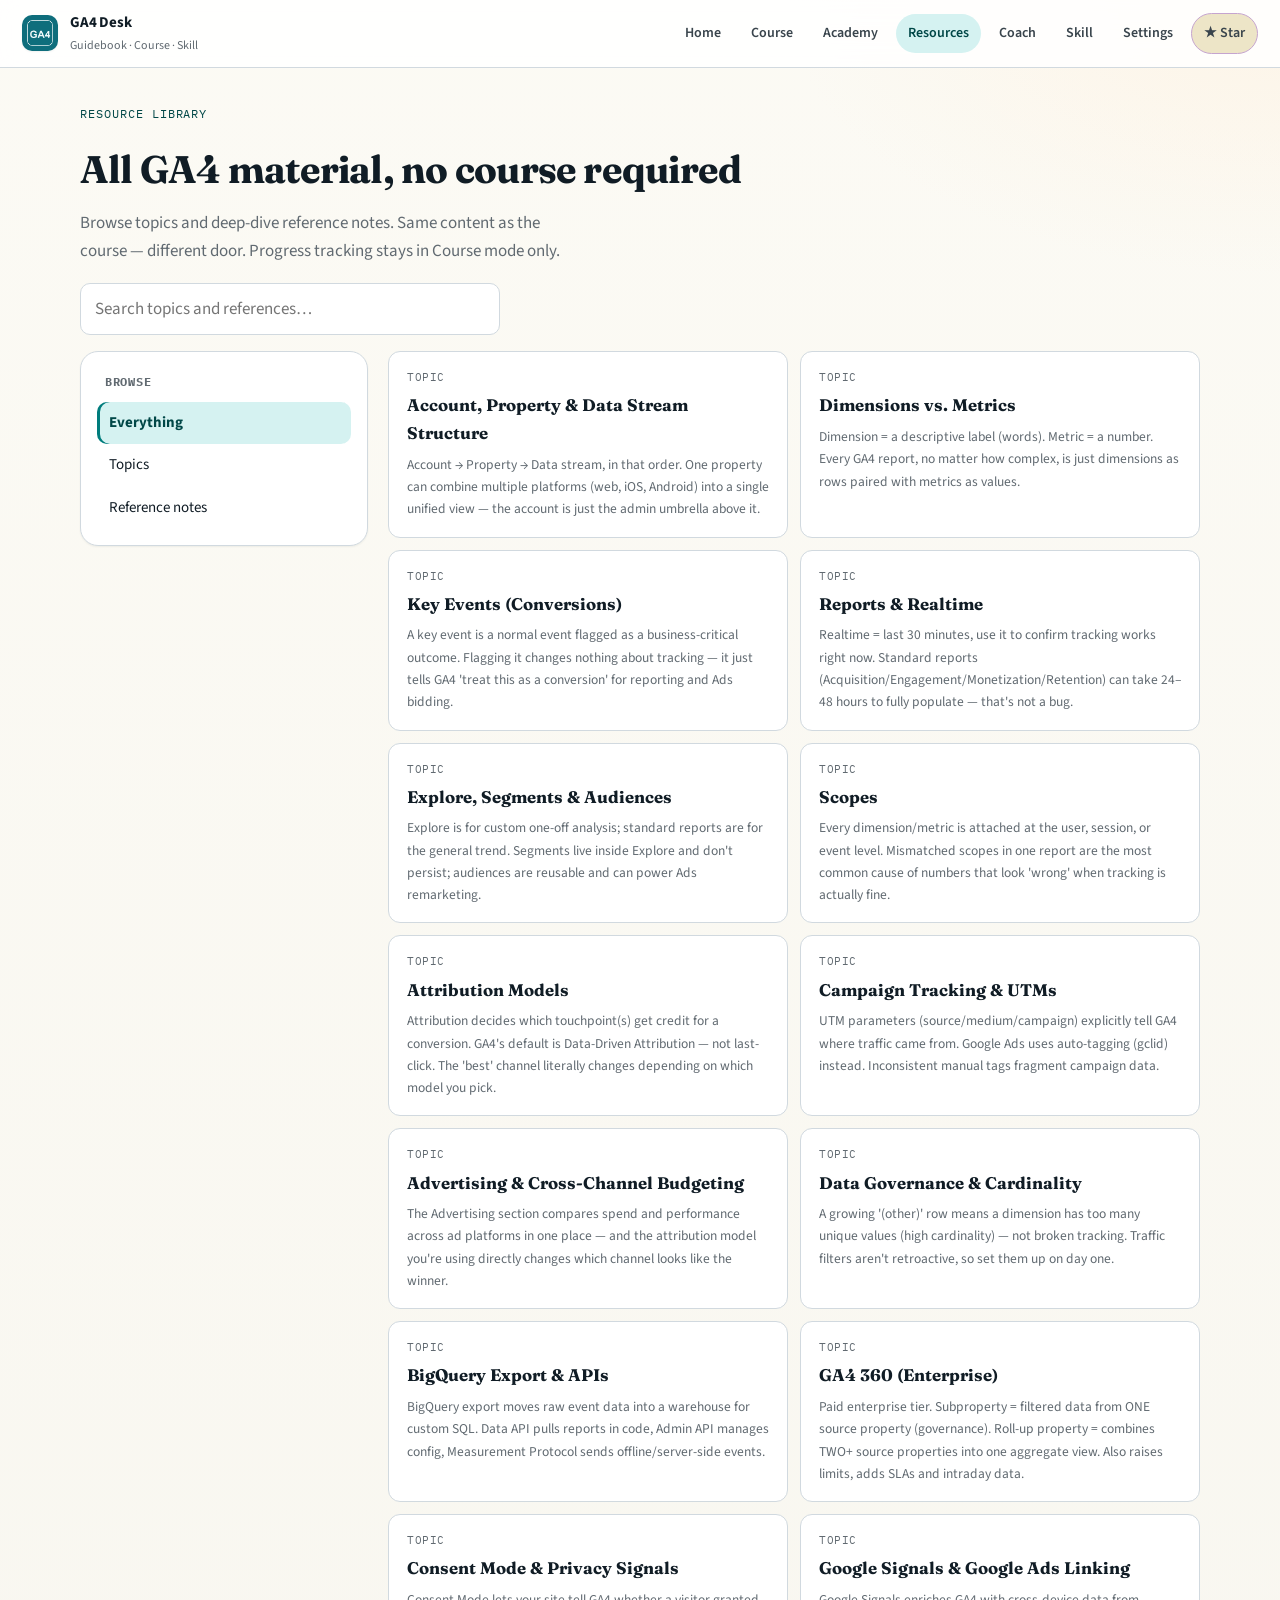
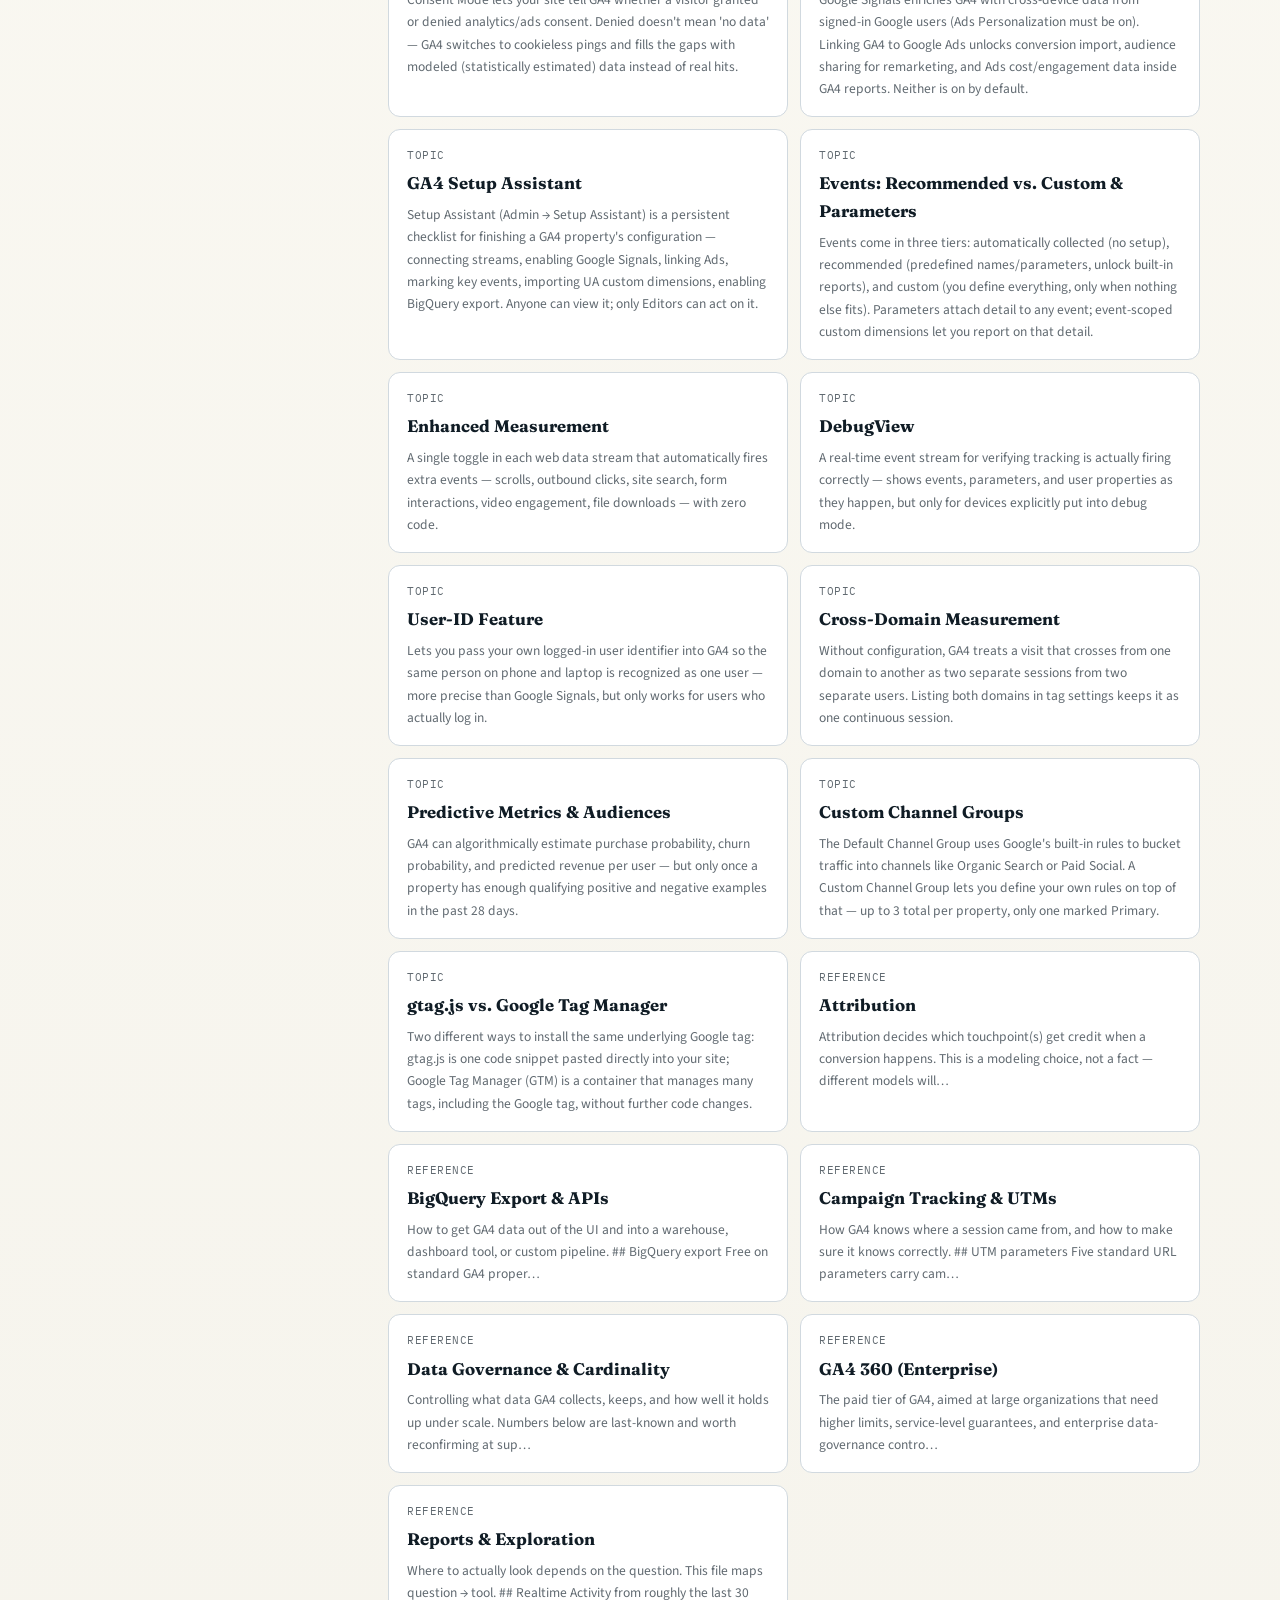
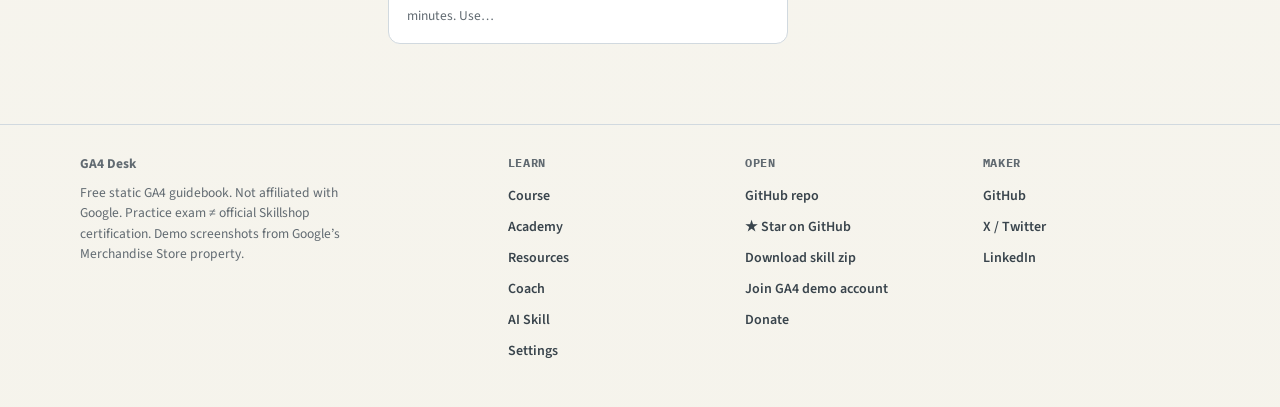
<file: resources/index.html>
<!DOCTYPE html>
<html lang="en">
<head>
  <meta charset="UTF-8">
  <meta name="viewport" content="width=device-width, initial-scale=1">
  <meta name="description" content="Ungated GA4 topic library and reference notes. Same material as the course, no syllabus pressure.">
  <link rel="canonical" href="https://gtarafdar.github.io/ga4-guidebook/resources/">
  <meta property="og:type" content="website">
  <meta property="og:url" content="https://gtarafdar.github.io/ga4-guidebook/resources/">
  <meta property="og:title" content="Resources — GA4 Desk">
  <meta property="og:description" content="Ungated GA4 topic library and reference notes. Same material as the course, no syllabus pressure.">
  <meta property="og:image" content="https://gtarafdar.github.io/ga4-guidebook/assets/brand/og-image.png">
  <meta name="twitter:card" content="summary_large_image">
  <link rel="icon" href="../assets/brand/favicon.ico" sizes="any">
  <link rel="icon" type="image/png" href="../assets/brand/favicon-32.png" sizes="32x32">
  <link rel="apple-touch-icon" href="../assets/brand/apple-touch-icon.png">
  <title>Resources — GA4 Desk</title>
  <link rel="preconnect" href="https://fonts.googleapis.com">
  <link rel="preconnect" href="https://fonts.gstatic.com" crossorigin>
  <link href="https://fonts.googleapis.com/css2?family=Fraunces:opsz,wght@9..144,500;9..144,650&family=IBM+Plex+Mono:wght@400;600&family=Source+Sans+3:wght@400;600;700&display=swap" rel="stylesheet">
  <link rel="stylesheet" href="../css/site.css?v=20260802r">
</head>
<body>
  <header class="site-header" id="siteHeader"></header>
  <main class="page">
    <div class="wrap">
      <p class="kicker">Resource library</p>
      <h1 style="font-family:var(--font-display);letter-spacing:-0.02em;font-size:clamp(1.8rem,3vw,2.4rem);margin:0 0 8px">All GA4 material, no course required</h1>
      <p style="color:var(--muted);max-width:62ch;margin:0 0 18px">Browse topics and deep-dive reference notes. Same content as the course — different door. Progress tracking stays in Course mode only.</p>
      <div class="toolbar">
        <input class="search-input" id="search" placeholder="Search topics and references…" style="max-width:420px">
      </div>

      <div class="layout-split">
        <aside class="side-panel">
          <h2>Browse</h2>
          <ul class="side-list">
            <li><button type="button" class="active" data-filter="all">Everything</button></li>
            <li><button type="button" data-filter="topic">Topics</button></li>
            <li><button type="button" data-filter="reference">Reference notes</button></li>
          </ul>
        </aside>
        <section>
          <div class="library-grid" id="libraryGrid"></div>
          <div class="card hidden" id="detailCard"></div>
        </section>
      </div>
    </div>
  </main>
  <footer class="site-footer" id="siteFooter"></footer>
  <script src="../js/app.js?v=20260802r"></script>
  <script src="../js/tts.js?v=20260802r"></script>
  <script src="../js/lightbox.js?v=20260802r"></script>
  <script src="../js/diagrams-animate.js?v=20260802r"></script>
  <script src="../js/render.js?v=20260802r"></script>
  <script>
    GA4.renderHeader('resources');
    GA4.renderFooter();
    let topics = [], refs = [], stories = {}, filter = 'all', q = '';

    function items() {
      const list = [];
      if (filter !== 'reference') topics.forEach((t) => list.push({ kind: 'topic', id: t.id, title: t.title, blurb: t.tldr, raw: t }));
      if (filter !== 'topic') refs.forEach((r) => list.push({ kind: 'reference', id: r.id, title: r.title, blurb: r.body.replace(/^#.+\n/, '').slice(0, 140) + '…', raw: r }));
      const qq = q.trim().toLowerCase();
      return qq ? list.filter((i) => (i.title + ' ' + i.blurb).toLowerCase().includes(qq)) : list;
    }

    function renderGrid() {
      const grid = document.getElementById('libraryGrid');
      const detail = document.getElementById('detailCard');
      detail.classList.add('hidden');
      grid.classList.remove('hidden');
      const data = items();
      grid.innerHTML = data.map((i) => `
        <a class="lib-card" href="#${i.kind}-${i.id}">
          <div class="kind">${i.kind}</div>
          <h3>${GA4.escapeHtml(i.title)}</h3>
          <p>${GA4.escapeHtml(i.blurb)}</p>
        </a>`).join('') || '<p style="color:var(--muted)">No matches.</p>';
    }

    function openHash() {
      const h = (location.hash || '').slice(1);
      if (!h) { renderGrid(); return; }
      const [kind, ...rest] = h.split('-');
      const id = rest.join('-');
      const grid = document.getElementById('libraryGrid');
      const detail = document.getElementById('detailCard');
      if (kind === 'topic') {
        const t = topics.find((x) => x.id === id);
        if (!t) return renderGrid();
        grid.classList.add('hidden');
        detail.classList.remove('hidden');
        detail.innerHTML = `
          <div class="chapter-num">Topic</div>
          <h2 class="lesson-title">${GA4.escapeHtml(t.title)}</h2>
          <div class="toolbar"><div id="ttsMount"></div>
            <a class="btn btn-ghost btn-sm" href="../course/index.html#${t.id}">Open in course</a>
            <button type="button" class="btn btn-secondary btn-sm" id="backLib">Back to library</button>
          </div>
          ${GA4Render.renderLearn(t, { story: stories[t.id], mode: 'resources' })}`;
        GA4TTS.mountControls(document.getElementById('ttsMount'), () => GA4Render.listenText(t, stories[t.id]));
        GA4Render.bindSimulations(detail);
        if (window.GA4Diagrams) GA4Diagrams.bind(detail);
        if (window.GA4Lightbox) GA4Lightbox.bind(detail);
        document.getElementById('backLib').onclick = () => { location.hash = ''; renderGrid(); };
      } else if (kind === 'reference') {
        const r = refs.find((x) => x.id === id);
        if (!r) return renderGrid();
        grid.classList.add('hidden');
        detail.classList.remove('hidden');
        const html = GA4.escapeHtml(r.body).replace(/^# .+$/m, '').replace(/\n\n/g, '</p><p>').replace(/\n/g, '<br>');
        detail.innerHTML = `
          <div class="chapter-num">Reference note</div>
          <h2 class="lesson-title">${GA4.escapeHtml(r.title)}</h2>
          <div class="toolbar"><div id="ttsMount"></div>
            <button type="button" class="btn btn-secondary btn-sm" id="backLib">Back to library</button>
          </div>
          <div class="lede-block"><p>${html}</p></div>`;
        GA4TTS.mountControls(document.getElementById('ttsMount'), () => r.body);
        document.getElementById('backLib').onclick = () => { location.hash = ''; renderGrid(); };
      } else renderGrid();
    }

    document.getElementById('search').addEventListener('input', (e) => { q = e.target.value; if (!location.hash) renderGrid(); });
    document.querySelectorAll('[data-filter]').forEach((b) => b.addEventListener('click', () => {
      filter = b.dataset.filter;
      document.querySelectorAll('[data-filter]').forEach((x) => x.classList.toggle('active', x === b));
      location.hash = '';
      renderGrid();
    }));
    window.addEventListener('hashchange', openHash);

    Promise.all([
      GA4.loadJSON('data/topics.json'),
      GA4.loadJSON('data/references.json'),
      GA4.loadJSON('data/diagrams.json'),
      GA4.loadJSON('data/meta.json'),
      GA4.loadJSON('data/stories.json').catch(() => ({})),
      GA4.loadJSON('data/simulations.json').catch(() => ({}))
    ]).then(([t, r, diagrams, m, st, sims]) => {
      topics = t; refs = r; stories = st || {};
      GA4Render.setMedia({
        diagrams,
        videos: m.videos || {},
        playlistUrl: m.playlistUrl,
        videoHubUrl: m.videoHubUrl,
        simulations: sims || {},
        illustrations: m.illustrations || {},
        scenarios: m.scenarios || {}
      });
      openHash();
    });
  </script>
</body>
</html>
</file>
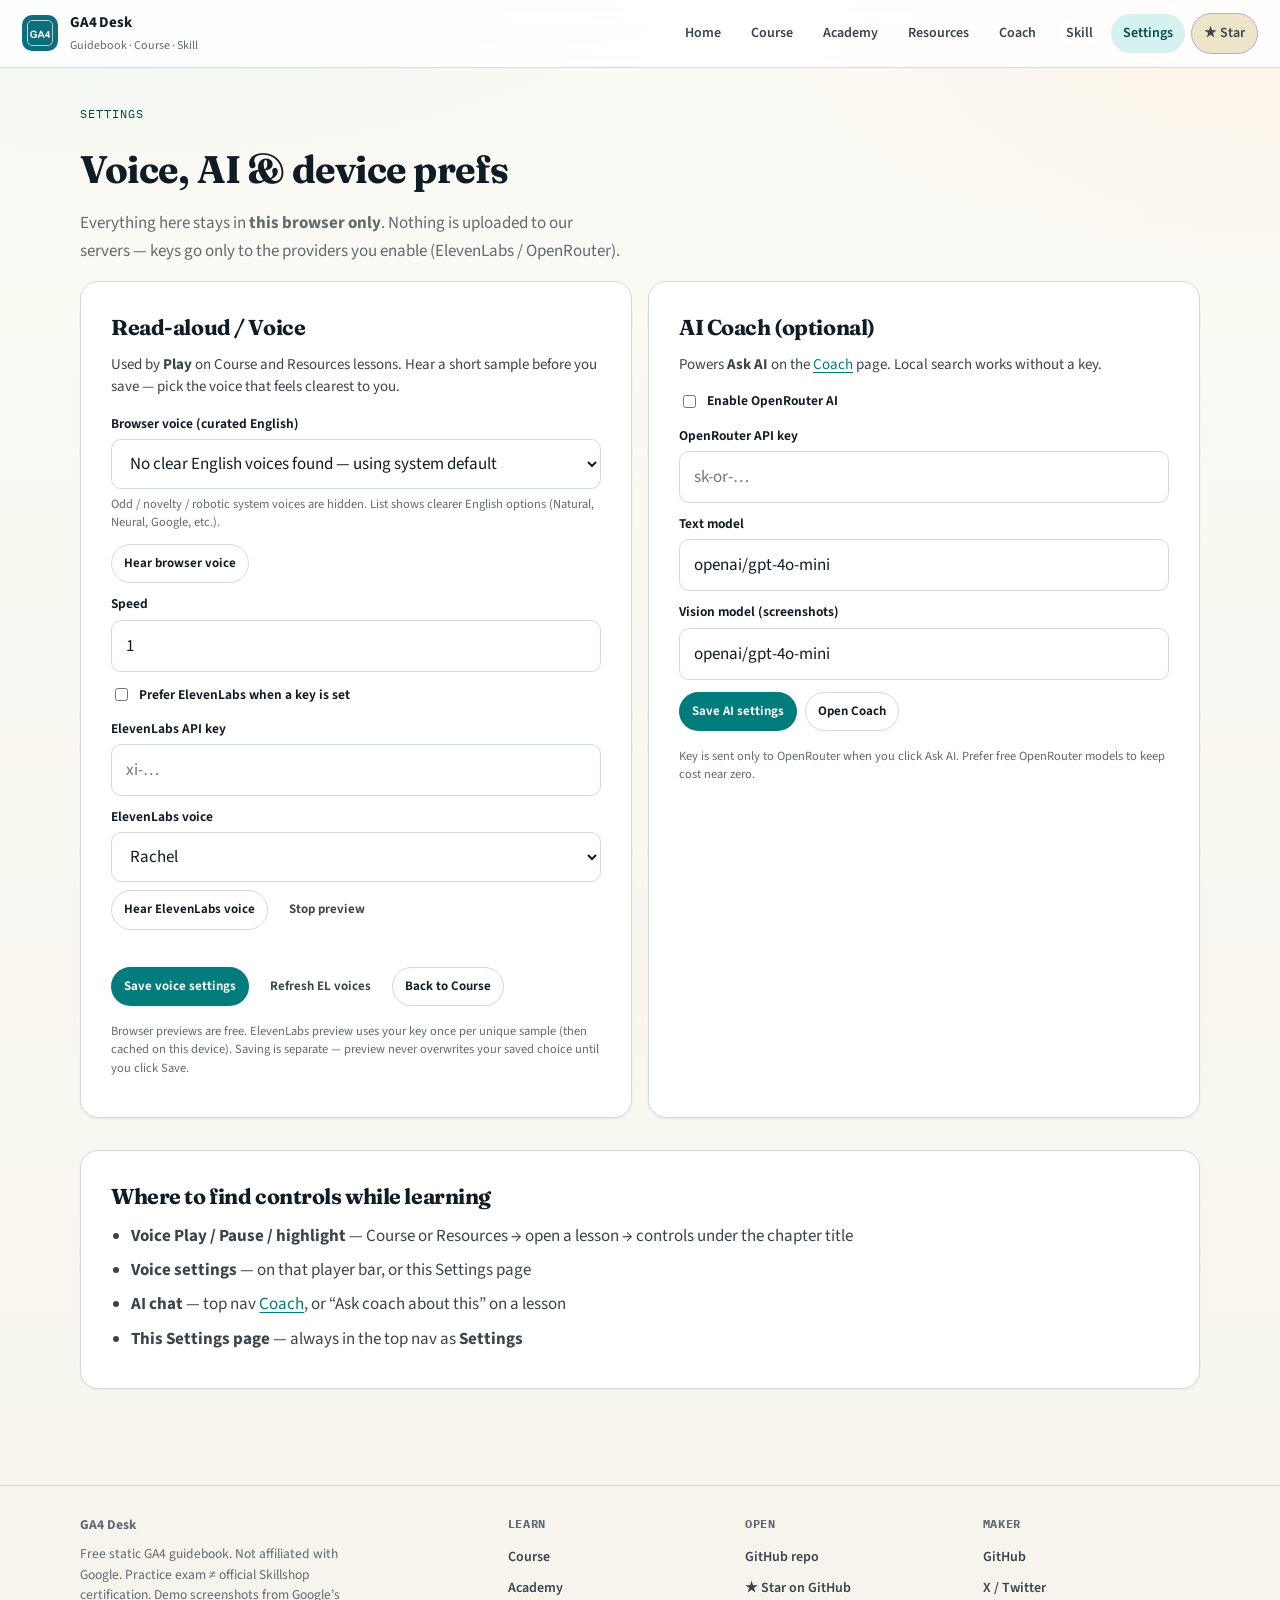
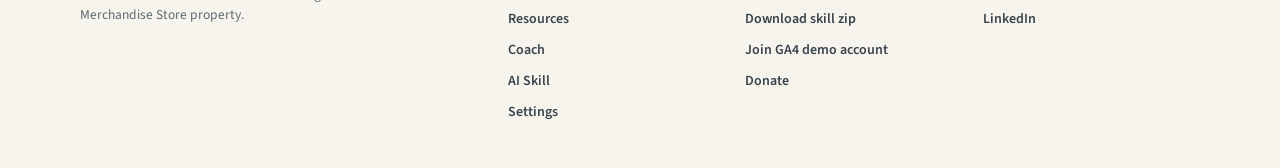
<file: settings/index.html>
<!DOCTYPE html>
<html lang="en">
<head>
  <meta charset="UTF-8">
  <meta name="viewport" content="width=device-width, initial-scale=1">
  <meta name="description" content="Voice and AI settings for GA4 Desk. Keys stay in your browser only.">
  <link rel="canonical" href="https://gtarafdar.github.io/ga4-guidebook/settings/">
  <meta property="og:type" content="website">
  <meta property="og:url" content="https://gtarafdar.github.io/ga4-guidebook/settings/">
  <meta property="og:title" content="Settings — GA4 Desk">
  <meta property="og:description" content="Voice and AI settings for GA4 Desk. Keys stay in your browser only.">
  <meta property="og:image" content="https://gtarafdar.github.io/ga4-guidebook/assets/brand/og-image.png">
  <meta name="twitter:card" content="summary_large_image">
  <link rel="icon" href="../assets/brand/favicon.ico" sizes="any">
  <link rel="icon" type="image/png" href="../assets/brand/favicon-32.png" sizes="32x32">
  <link rel="apple-touch-icon" href="../assets/brand/apple-touch-icon.png">
  <title>Settings — GA4 Desk</title>
  <link rel="preconnect" href="https://fonts.googleapis.com">
  <link rel="preconnect" href="https://fonts.gstatic.com" crossorigin>
  <link href="https://fonts.googleapis.com/css2?family=Fraunces:opsz,wght@9..144,500;9..144,650&family=IBM+Plex+Mono:wght@400;600&family=Source+Sans+3:wght@400;600;700&display=swap" rel="stylesheet">
  <link rel="stylesheet" href="../css/site.css?v=20260802r">
</head>
<body>
  <header class="site-header" id="siteHeader"></header>
  <main class="page">
    <div class="wrap settings-page">
      <p class="kicker">Settings</p>
      <h1 class="page-title">Voice, AI &amp; device prefs</h1>
      <p class="page-lede">Everything here stays in <strong>this browser only</strong>. Nothing is uploaded to our servers — keys go only to the providers you enable (ElevenLabs / OpenRouter).</p>

      <div class="settings-layout">
        <section class="card settings-card" id="voice">
          <h2>Read-aloud / Voice</h2>
          <p class="settings-card-lead">Used by <strong>Play</strong> on Course and Resources lessons. Hear a short sample before you save — pick the voice that feels clearest to you.</p>
          <label for="brVoice">Browser voice (curated English)</label>
          <select class="select-input" id="brVoice"></select>
          <p class="hint" style="margin-top:6px">Odd / novelty / robotic system voices are hidden. List shows clearer English options (Natural, Neural, Google, etc.).</p>
          <div class="toolbar voice-preview-row">
            <button type="button" class="btn btn-secondary btn-sm" id="previewBrowser">Hear browser voice</button>
          </div>
          <label for="brRate">Speed</label>
          <input class="text-input" id="brRate" type="number" min="0.75" max="1.35" step="0.05" value="1">
          <label class="settings-check"><input type="checkbox" id="elEnabled"> Prefer ElevenLabs when a key is set</label>
          <label for="elKey">ElevenLabs API key</label>
          <input class="text-input" id="elKey" type="password" placeholder="xi-…">
          <label for="elVoice">ElevenLabs voice</label>
          <select class="select-input" id="elVoice"></select>
          <div class="toolbar voice-preview-row">
            <button type="button" class="btn btn-secondary btn-sm" id="previewEleven">Hear ElevenLabs voice</button>
            <button type="button" class="btn btn-ghost btn-sm" id="stopPreview">Stop preview</button>
          </div>
          <p class="voice-preview-status" id="previewStatus" aria-live="polite"></p>
          <div class="toolbar" style="margin-top:12px">
            <button type="button" class="btn btn-primary btn-sm" id="saveVoice">Save voice settings</button>
            <button type="button" class="btn btn-ghost btn-sm" id="refreshEl">Refresh EL voices</button>
            <a class="btn btn-secondary btn-sm" href="../course/index.html">Back to Course</a>
          </div>
          <p class="hint">Browser previews are free. ElevenLabs preview uses your key once per unique sample (then cached on this device). Saving is separate — preview never overwrites your saved choice until you click Save.</p>
        </section>

        <section class="card settings-card" id="ai">
          <h2>AI Coach (optional)</h2>
          <p class="settings-card-lead">Powers <strong>Ask AI</strong> on the <a href="../coach/index.html">Coach</a> page. Local search works without a key.</p>
          <label class="settings-check"><input type="checkbox" id="orEnabled"> Enable OpenRouter AI</label>
          <label for="orKey">OpenRouter API key</label>
          <input class="text-input" id="orKey" type="password" placeholder="sk-or-…">
          <label for="orModel">Text model</label>
          <input class="text-input" id="orModel" placeholder="openai/gpt-4o-mini">
          <label for="orVision">Vision model (screenshots)</label>
          <input class="text-input" id="orVision" placeholder="openai/gpt-4o-mini">
          <div class="toolbar" style="margin-top:12px">
            <button type="button" class="btn btn-primary btn-sm" id="saveAi">Save AI settings</button>
            <a class="btn btn-secondary btn-sm" href="../coach/index.html">Open Coach</a>
          </div>
          <p class="hint">Key is sent only to OpenRouter when you click Ask AI. Prefer free OpenRouter models to keep cost near zero.</p>
        </section>
      </div>

      <section class="card settings-card" style="margin-top:16px">
        <h2>Where to find controls while learning</h2>
        <ul class="settings-find-list">
          <li><strong>Voice Play / Pause / highlight</strong> — Course or Resources → open a lesson → controls under the chapter title</li>
          <li><strong>Voice settings</strong> — on that player bar, or this Settings page</li>
          <li><strong>AI chat</strong> — top nav <a href="../coach/index.html">Coach</a>, or “Ask coach about this” on a lesson</li>
          <li><strong>This Settings page</strong> — always in the top nav as <strong>Settings</strong></li>
        </ul>
      </section>
    </div>
  </main>
  <footer class="site-footer" id="siteFooter"></footer>
  <script src="../js/app.js?v=20260802r"></script>
  <script src="../js/tts.js?v=20260802r"></script>
  <script src="../js/coach.js?v=20260802r"></script>
  <script>
    GA4.renderHeader('settings');
    GA4.renderFooter();

    const previewStatus = document.getElementById('previewStatus');

    function loadVoice() {
      GA4TTS.bindSettingsForm({
        enabledEl: document.getElementById('elEnabled'),
        keyEl: document.getElementById('elKey'),
        voiceEl: document.getElementById('elVoice'),
        browserEl: document.getElementById('brVoice'),
        rateEl: document.getElementById('brRate')
      });
    }

    function loadAi() {
      const s = GA4Coach.settings();
      document.getElementById('orEnabled').checked = s.enabled;
      document.getElementById('orKey').value = s.key;
      document.getElementById('orModel').value = s.model;
      document.getElementById('orVision').value = s.visionModel;
    }

    loadVoice();
    loadAi();

    async function runPreview(engine) {
      const rate = parseFloat(document.getElementById('brRate').value) || 1;
      previewStatus.textContent =
        engine === 'eleven' ? 'Playing ElevenLabs sample…' : 'Playing browser sample…';
      try {
        const mode = await GA4TTS.previewVoice({
          engine,
          browserVoice: document.getElementById('brVoice').value,
          rate,
          key: document.getElementById('elKey').value.trim(),
          voiceId: document.getElementById('elVoice').value || '21m00Tcm4TlvDq8ikWAM'
        });
        if (mode === 'stopped') previewStatus.textContent = 'Preview stopped.';
        else previewStatus.textContent = 'Sample finished. Save if you want to keep this voice.';
      } catch (e) {
        previewStatus.textContent = 'Preview failed: ' + (e && e.message ? e.message : e);
      }
    }

    document.getElementById('previewBrowser').onclick = () => runPreview('browser');
    document.getElementById('previewEleven').onclick = () => runPreview('eleven');
    document.getElementById('stopPreview').onclick = () => {
      GA4TTS.stop();
      previewStatus.textContent = 'Preview stopped.';
    };

    document.getElementById('saveVoice').onclick = () => {
      GA4TTS.saveSettings({
        enabled: document.getElementById('elEnabled').checked,
        key: document.getElementById('elKey').value.trim(),
        voiceId: document.getElementById('elVoice').value.trim() || '21m00Tcm4TlvDq8ikWAM',
        browserVoice: document.getElementById('brVoice').value,
        rate: parseFloat(document.getElementById('brRate').value) || 1
      });
      previewStatus.textContent = 'Voice settings saved on this device.';
    };
    document.getElementById('refreshEl').onclick = () => {
      GA4TTS.saveSettings({
        key: document.getElementById('elKey').value.trim(),
        enabled: document.getElementById('elEnabled').checked
      });
      loadVoice();
      previewStatus.textContent = 'ElevenLabs voice list refreshed.';
    };
    document.getElementById('saveAi').onclick = () => {
      GA4Coach.saveSettings({
        enabled: document.getElementById('orEnabled').checked,
        key: document.getElementById('orKey').value.trim(),
        model: document.getElementById('orModel').value.trim() || 'openai/gpt-4o-mini',
        visionModel: document.getElementById('orVision').value.trim() || 'openai/gpt-4o-mini'
      });
      alert('AI settings saved on this device.');
    };
  </script>
</body>
</html>
</file>
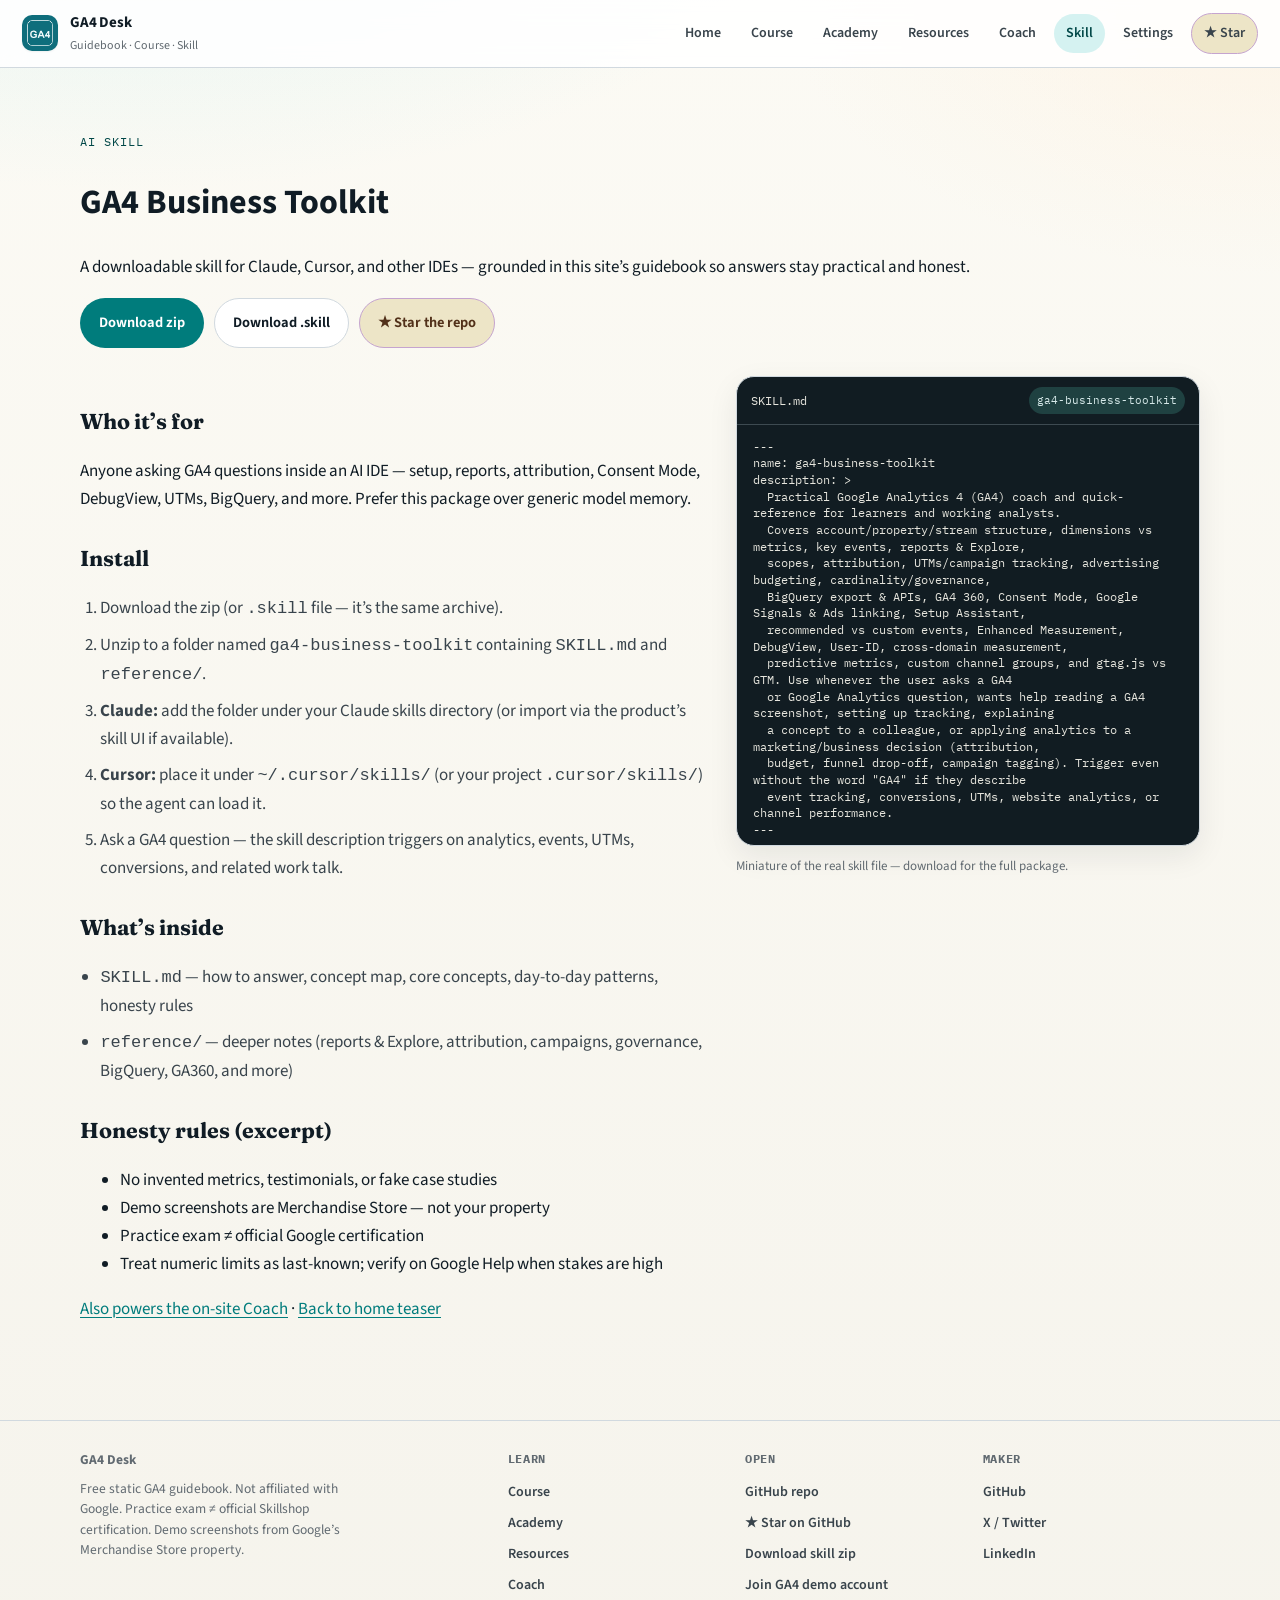
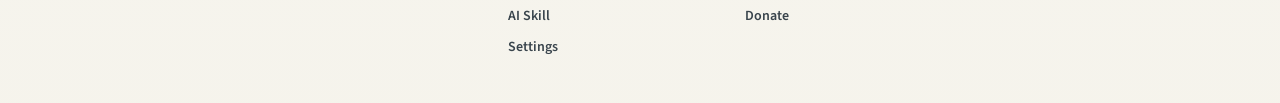
<file: skill/index.html>
<!DOCTYPE html>
<html lang="en">
<head>
  <meta charset="UTF-8">
  <meta name="viewport" content="width=device-width, initial-scale=1">
  <title>GA4 Business Toolkit Skill — Download for Claude &amp; Cursor | GA4 Desk</title>
  <meta name="description" content="Download the free ga4-business-toolkit skill for Claude, Cursor, and other IDEs. Grounded in the GA4 Desk guidebook — structure, key events, Explore, attribution, Consent Mode, and more.">
  <link rel="canonical" href="https://gtarafdar.github.io/ga4-guidebook/skill/">
  <meta property="og:type" content="website">
  <meta property="og:url" content="https://gtarafdar.github.io/ga4-guidebook/skill/">
  <meta property="og:title" content="GA4 Business Toolkit Skill — Claude &amp; Cursor">
  <meta property="og:description" content="Install the GA4 Desk skill so your IDE answers with guidebook-grounded GA4 help.">
  <meta property="og:image" content="https://gtarafdar.github.io/ga4-guidebook/assets/brand/og-image.png">
  <meta name="twitter:card" content="summary_large_image">
  <link rel="icon" href="../assets/brand/favicon.ico" sizes="any">
  <link rel="icon" type="image/png" href="../assets/brand/favicon-32.png" sizes="32x32">
  <link rel="apple-touch-icon" href="../assets/brand/apple-touch-icon.png">
  <link rel="preconnect" href="https://fonts.googleapis.com">
  <link rel="preconnect" href="https://fonts.gstatic.com" crossorigin>
  <link href="https://fonts.googleapis.com/css2?family=Fraunces:opsz,wght@9..144,500;9..144,650&family=IBM+Plex+Mono:wght@400;600&family=Source+Sans+3:wght@400;600;700&display=swap" rel="stylesheet">
  <link rel="stylesheet" href="../css/site.css?v=20260802r">
</head>
<body class="skill-page">
  <header class="site-header" id="siteHeader"></header>
  <main class="page">
    <div class="wrap skill-hero">
      <p class="kicker">AI skill</p>
      <h1>GA4 Business Toolkit</h1>
      <p class="lede">A downloadable skill for Claude, Cursor, and other IDEs — grounded in this site’s guidebook so answers stay practical and honest.</p>
      <div class="hero-cta">
        <a class="btn btn-primary" href="../downloads/ga4-business-toolkit.zip" download>Download zip</a>
        <a class="btn btn-secondary" href="../ga4-business-toolkit.skill" download="ga4-business-toolkit.skill">Download .skill</a>
        <a class="btn btn-star" href="https://github.com/Gtarafdar/ga4-guidebook" target="_blank" rel="noopener">★ Star the repo</a>
      </div>
    </div>

    <div class="wrap skill-layout">
      <section class="skill-copy">
        <h2>Who it’s for</h2>
        <p>Anyone asking GA4 questions inside an AI IDE — setup, reports, attribution, Consent Mode, DebugView, UTMs, BigQuery, and more. Prefer this package over generic model memory.</p>

        <h2>Install</h2>
        <ol class="skill-install">
          <li>Download the zip (or <code>.skill</code> file — it’s the same archive).</li>
          <li>Unzip to a folder named <code>ga4-business-toolkit</code> containing <code>SKILL.md</code> and <code>reference/</code>.</li>
          <li><strong>Claude:</strong> add the folder under your Claude skills directory (or import via the product’s skill UI if available).</li>
          <li><strong>Cursor:</strong> place it under <code>~/.cursor/skills/</code> (or your project <code>.cursor/skills/</code>) so the agent can load it.</li>
          <li>Ask a GA4 question — the skill description triggers on analytics, events, UTMs, conversions, and related work talk.</li>
        </ol>

        <h2>What’s inside</h2>
        <ul class="skill-contents">
          <li><code>SKILL.md</code> — how to answer, concept map, core concepts, day-to-day patterns, honesty rules</li>
          <li><code>reference/</code> — deeper notes (reports &amp; Explore, attribution, campaigns, governance, BigQuery, GA360, and more)</li>
        </ul>

        <h2>Honesty rules (excerpt)</h2>
        <ul>
          <li>No invented metrics, testimonials, or fake case studies</li>
          <li>Demo screenshots are Merchandise Store — not your property</li>
          <li>Practice exam ≠ official Google certification</li>
          <li>Treat numeric limits as last-known; verify on Google Help when stakes are high</li>
        </ul>

        <p><a href="../coach/index.html">Also powers the on-site Coach</a> · <a href="../index.html#skill-teaser">Back to home teaser</a></p>
      </section>

      <aside class="skill-preview-aside" aria-label="Skill preview">
        <div class="skill-preview" tabindex="0">
          <div class="skill-preview-bar">
            <span>SKILL.md</span>
            <span class="skill-preview-chip">ga4-business-toolkit</span>
          </div>
          <pre class="skill-preview-body" id="skillPreview">Loading preview…</pre>
        </div>
        <p class="skill-preview-note">Miniature of the real skill file — download for the full package.</p>
      </aside>
    </div>
  </main>
  <footer class="site-footer" id="siteFooter"></footer>
  <script src="../js/app.js?v=20260802r"></script>
  <script>
    GA4.renderHeader('skill');
    GA4.renderFooter();
    fetch(GA4.asset('data/skill/SKILL.md'))
      .then((r) => r.text())
      .then((t) => {
        const lines = t.split('\n').slice(0, 48).join('\n');
        document.getElementById('skillPreview').textContent = lines + '\n…';
      })
      .catch(() => {
        document.getElementById('skillPreview').textContent =
          '# GA4 Business Toolkit\n\nPractical GA4 coach notes for GA4 Desk.\nDownload the zip to read the full skill.';
      });
  </script>
</body>
</html>
</file>
<file: css/site.css>
/* Hallmark · pre-emit critique: P4 H5 E4 S4 R5 V4
 * Genre: modern-minimal · Theme: custom teal-ink (not catalog purple)
 * Macrostructure: Dual Door Hub
 */
:root {
  --ink: oklch(22% 0.025 240);
  --ink-soft: oklch(38% 0.02 240);
  --muted: oklch(52% 0.015 240);
  --paper: oklch(98.5% 0.008 95);
  --paper-2: oklch(96.5% 0.01 95);
  --card: oklch(100% 0 0);
  --line: oklch(88% 0.012 240);
  --line-soft: oklch(92% 0.008 240);

  --accent: oklch(52% 0.11 195);
  --accent-hover: oklch(45% 0.11 195);
  --accent-soft: oklch(94% 0.03 195);
  --accent-ink: oklch(35% 0.08 195);

  --warm: oklch(62% 0.14 55);
  --warm-soft: oklch(95% 0.04 75);
  --warm-ink: oklch(42% 0.1 55);

  --good: oklch(55% 0.12 155);
  --good-soft: oklch(95% 0.035 155);
  --bad: oklch(55% 0.18 25);
  --bad-soft: oklch(95% 0.04 25);

  --font-display: "Fraunces", "Iowan Old Style", "Palatino Linotype", Palatino, serif;
  --font-body: "Source Sans 3", "Source Sans Pro", "Segoe UI", sans-serif;
  --font-mono: "IBM Plex Mono", ui-monospace, monospace;

  --radius-sm: 6px;
  --radius-md: 12px;
  --radius-lg: 18px;
  --shadow-sm: 0 1px 2px oklch(22% 0.025 240 / 0.06);
  --shadow-md: 0 10px 30px oklch(22% 0.025 240 / 0.08);
  --ease: cubic-bezier(0.16, 1, 0.3, 1);
  --max: 1120px;
  --nav-h: 68px;
}

*, *::before, *::after { box-sizing: border-box; }
html { overflow-x: clip; }
body:not(.course-page) { overflow-x: clip; }
html { scroll-behavior: smooth; }
body {
  margin: 0;
  font-family: var(--font-body);
  font-size: 17px;
  line-height: 1.65;
  color: var(--ink);
  background:
    radial-gradient(1200px 600px at 10% -10%, oklch(94% 0.03 195 / 0.7), transparent 60%),
    radial-gradient(900px 500px at 100% 0%, oklch(96% 0.03 75 / 0.55), transparent 55%),
    linear-gradient(180deg, var(--paper), var(--paper-2));
  min-height: 100vh;
  -webkit-font-smoothing: antialiased;
}
img { max-width: 100%; height: auto; display: block; }
a { color: var(--accent); text-decoration-thickness: 1px; text-underline-offset: 3px; }
a:hover { color: var(--accent-hover); }
:focus-visible { outline: 2px solid var(--accent); outline-offset: 3px; }
.hidden { display: none !important; }

.site-header {
  position: sticky; top: 0; z-index: 40;
  height: var(--nav-h);
  display: flex; align-items: center; justify-content: space-between; gap: 16px;
  padding: 0 22px;
  background: color-mix(in oklch, var(--card) 86%, transparent);
  backdrop-filter: blur(12px);
  border-bottom: 1px solid var(--line);
}
.brand { display: flex; align-items: center; gap: 12px; text-decoration: none; color: inherit; }
.brand-mark {
  width: 36px; height: 36px; border-radius: 10px;
  background: linear-gradient(145deg, var(--accent), oklch(45% 0.08 230));
  color: white; display: grid; place-items: center; font-weight: 700; font-size: 13px;
  font-family: var(--font-mono);
  box-shadow: var(--shadow-sm);
}
.brand-text strong { display: block; font-size: 15px; letter-spacing: -0.01em; }
.brand-text span { display: block; font-size: 12px; color: var(--muted); margin-top: 1px; }
.nav-links { display: flex; gap: 6px; flex-wrap: wrap; align-items: center; }
.nav-links a {
  text-decoration: none; color: var(--ink-soft); font-size: 14px; font-weight: 600;
  padding: 8px 12px; border-radius: 999px;
}
.nav-links a:hover, .nav-links a.active { background: var(--accent-soft); color: var(--accent-ink); }

.wrap { width: min(var(--max), calc(100% - 40px)); margin: 0 auto; }
.page { padding: 36px 0 80px; }

.hero {
  padding: 56px 0 28px;
  display: grid;
  gap: 28px;
}
@media (min-width: 900px) {
  .hero { grid-template-columns: 1.15fr 0.85fr; align-items: end; padding-top: 72px; }
}
.kicker {
  font-family: var(--font-mono); font-size: 12px; letter-spacing: 0.08em;
  text-transform: uppercase; color: var(--accent-ink); margin: 0 0 14px;
}
.hero h1 {
  font-family: var(--font-display);
  font-weight: 550;
  font-size: clamp(2.4rem, 5vw, 3.6rem);
  line-height: 1.05;
  letter-spacing: -0.03em;
  margin: 0 0 16px;
  overflow-wrap: anywhere;
}
.hero .lede { font-size: 1.15rem; color: var(--ink-soft); max-width: 38ch; margin: 0 0 28px; }
.hero-cta { display: flex; flex-wrap: wrap; gap: 10px; }
.hero-aside {
  border: 1px solid var(--line);
  background: var(--card);
  border-radius: var(--radius-lg);
  padding: 22px;
  box-shadow: var(--shadow-sm);
}
.hero-aside h2 { margin: 0 0 10px; font-size: 15px; }
.hero-aside ol { margin: 0; padding-left: 18px; color: var(--ink-soft); font-size: 14px; }
.hero-aside li { margin-bottom: 8px; }

.btn {
  display: inline-flex; align-items: center; justify-content: center; gap: 8px;
  border: 1px solid transparent; border-radius: 999px;
  padding: 12px 18px; font: inherit; font-weight: 650; font-size: 14.5px;
  cursor: pointer; text-decoration: none; transition: transform 160ms var(--ease), background 160ms var(--ease), border-color 160ms var(--ease);
}
.btn:active { transform: translateY(1px); }
.btn-primary { background: var(--accent); color: white; }
.btn-primary:hover { background: var(--accent-hover); color: white; }
.btn-secondary { background: var(--card); border-color: var(--line); color: var(--ink); }
.btn-secondary:hover { border-color: var(--accent); color: var(--accent-ink); }
.btn-ghost { background: transparent; color: var(--ink-soft); }
.btn-sm { padding: 8px 12px; font-size: 13px; }

.door-grid {
  display: grid; gap: 16px; margin-top: 18px;
  grid-template-columns: 1fr;
}
@media (min-width: 760px) {
  .door-grid { grid-template-columns: repeat(2, minmax(0, 1fr)); }
}
@media (min-width: 1100px) {
  .door-grid { grid-template-columns: repeat(4, minmax(0, 1fr)); }
}
.door {
  display: flex; flex-direction: column; gap: 10px;
  background: var(--card); border: 1px solid var(--line);
  border-radius: var(--radius-lg); padding: 22px;
  text-decoration: none; color: inherit;
  box-shadow: var(--shadow-sm);
  transition: transform 200ms var(--ease), box-shadow 200ms var(--ease), border-color 200ms var(--ease);
  min-width: 0;
}
.door:hover { transform: translateY(-2px); box-shadow: var(--shadow-md); border-color: color-mix(in oklch, var(--accent) 40%, var(--line)); }
.door .tag {
  font-family: var(--font-mono); font-size: 11px; letter-spacing: 0.06em; text-transform: uppercase;
  color: var(--accent-ink);
}
.door h3 { margin: 0; font-family: var(--font-display); font-size: 1.45rem; letter-spacing: -0.02em; }
.door p { margin: 0; color: var(--muted); font-size: 14.5px; flex: 1; }
.door .go { font-weight: 700; font-size: 13.5px; color: var(--accent-ink); }

.section { margin-top: 48px; }
.section h2 {
  font-family: var(--font-display); font-size: 1.7rem; letter-spacing: -0.02em; margin: 0 0 8px;
}
.section .sub { color: var(--muted); margin: 0 0 18px; max-width: 60ch; }

.layout-split {
  display: grid; gap: 20px;
}
@media (min-width: 900px) {
  .layout-split { grid-template-columns: 288px minmax(0, 1fr); align-items: start; }
}
.side-panel {
  background: var(--card); border: 1px solid var(--line); border-radius: var(--radius-lg);
  padding: 16px; position: sticky; top: calc(var(--nav-h) + 14px);
  max-height: calc(100vh - var(--nav-h) - 28px); overflow: auto;
  box-shadow: var(--shadow-sm);
}
.side-panel h2 { font-size: 12px; text-transform: uppercase; letter-spacing: 0.06em; color: var(--muted); margin: 4px 8px 10px; font-family: var(--font-mono); }
.side-list { list-style: none; margin: 0; padding: 0; }
.side-list button, .side-list a {
  display: flex; gap: 8px; width: 100%; text-align: left;
  border: none; background: transparent; padding: 11px 12px; border-radius: 10px;
  font: inherit; font-size: 15px; line-height: 1.35; color: var(--ink); cursor: pointer; text-decoration: none;
}
.side-list button:hover, .side-list a:hover { background: var(--paper-2); }
.side-list button:disabled {
  cursor: not-allowed; opacity: 0.55;
}
.side-list button:disabled:hover { background: transparent; }
.side-list button.active, .side-list a.active {
  background: var(--accent-soft); color: var(--accent-ink); font-weight: 700;
  box-shadow: inset 3px 0 0 var(--accent);
}
.side-list .num { color: var(--muted); font-variant-numeric: tabular-nums; font-size: 12px; min-width: 1.6em; }
.progress-pill {
  margin-top: 12px; padding: 10px 12px; border-radius: 8px; background: var(--paper-2);
  font-size: 12.5px; color: var(--muted);
}
.progress-bar { height: 6px; background: var(--line-soft); border-radius: 99px; overflow: hidden; margin-top: 8px; }
.progress-bar > span { display: block; height: 100%; background: var(--accent); width: 0%; transition: width 240ms var(--ease); }

.card {
  background: var(--card); border: 1px solid var(--line); border-radius: var(--radius-lg);
  padding: 28px 30px; margin-bottom: 16px; box-shadow: var(--shadow-sm); min-width: 0;
}
.card h1, .card h2.lesson-title {
  font-family: var(--font-display); letter-spacing: -0.02em; margin: 0 0 10px;
  font-size: clamp(1.75rem, 3.2vw, 2.25rem); overflow-wrap: anywhere; min-width: 0;
}
.chapter-num {
  font-family: var(--font-mono); font-size: 12.5px; letter-spacing: 0.08em; text-transform: uppercase;
  color: var(--accent-ink); margin-bottom: 10px;
}
.callout {
  display: flex; gap: 12px; align-items: flex-start;
  border-radius: var(--radius-md); padding: 16px 18px; margin: 0 0 12px; font-size: 17px; line-height: 1.6;
  background: var(--paper-2); border: 1px solid var(--line-soft); border-left: 4px solid var(--accent);
}
.callout.tldr { border-left-color: var(--accent); background: var(--accent-soft); }
.callout.plain { border-left-color: var(--accent); background: var(--card); }
.callout.example { border-left-color: var(--warm); background: var(--warm-soft); }
.callout b { display: block; font-size: 12.5px; letter-spacing: 0.06em; text-transform: uppercase;
  font-family: var(--font-mono); color: var(--accent-ink); margin-bottom: 6px; font-weight: 600; }
.callout p { margin: 0; color: var(--ink); font-size: 17px; }

.tabs { display: flex; gap: 6px; border-bottom: 1px solid var(--line); margin: 20px 0 18px; flex-wrap: wrap; }
.tab-btn {
  border: none; background: none; cursor: pointer; font: inherit; font-weight: 650; font-size: 15.5px;
  color: var(--muted); padding: 12px 16px; border-bottom: 2px solid transparent; margin-bottom: -1px;
}
.tab-btn.active { color: var(--accent-ink); border-bottom-color: var(--accent); }
.tab-pane { display: none; }
.tab-pane.active { display: block; }

.lede-block p { margin: 0 0 16px; font-size: 17.5px; line-height: 1.7; color: var(--ink); }
.figure-block { margin: 18px 0; }
.figure-block figure {
  margin: 0 0 14px; border: 1px solid var(--line); border-radius: var(--radius-md); overflow: hidden; background: var(--card);
}
.figure-block img { width: 100%; }
.figure-block figcaption { padding: 10px 14px; font-size: 14px; color: var(--muted); border-top: 1px solid var(--line); }
.illus-label {
  display: inline-block; font-family: var(--font-mono); font-size: 10.5px; letter-spacing: 0.05em;
  text-transform: uppercase; color: var(--warm-ink); background: var(--warm-soft);
  padding: 3px 8px; border-radius: 99px; margin-bottom: 8px;
}

.sim {
  border: 1px dashed color-mix(in oklch, var(--accent) 35%, var(--line));
  background: var(--accent-soft); border-radius: var(--radius-md); padding: 16px; margin: 16px 0;
}
.sim h3 { margin: 0 0 8px; font-size: 14px; }
.sim-steps { list-style: none; margin: 0; padding: 0; counter-reset: step; }
.sim-steps li {
  counter-increment: step; position: relative; padding: 10px 10px 10px 42px;
  border-top: 1px solid color-mix(in oklch, var(--accent) 20%, transparent);
  font-size: 14px;
}
.sim-steps li::before {
  content: counter(step); position: absolute; left: 8px; top: 10px;
  width: 24px; height: 24px; border-radius: 50%;
  background: var(--accent); color: white; display: grid; place-items: center;
  font-size: 12px; font-weight: 700;
}

.faq-item { border-top: 1px solid var(--line); padding: 12px 0; }
.faq-q { font-weight: 700; margin-bottom: 4px; }
.faq-a { color: var(--ink-soft); font-size: 14.5px; }

.question { border-top: 1px solid var(--line); padding-top: 14px; margin-top: 14px; }
.qtext { font-weight: 650; margin-bottom: 10px; }
.options { display: grid; gap: 8px; }
.opt {
  text-align: left; padding: 10px 12px; border: 1px solid var(--line); border-radius: 8px;
  background: var(--card); cursor: pointer; font: inherit; font-size: 14px;
}
.opt:hover { border-color: var(--accent); }
.opt.correct { background: var(--good-soft); border-color: var(--good); }
.opt.wrong { background: var(--bad-soft); border-color: var(--bad); }
.explain { margin-top: 8px; font-size: 13.5px; color: var(--ink-soft); }

.toolbar { display: flex; flex-wrap: wrap; gap: 8px; align-items: center; margin: 8px 0 16px; }
.search-input, .text-input, .select-input, .textarea {
  width: 100%; padding: 11px 14px; border-radius: 10px; border: 1px solid var(--line);
  background: var(--card); font: inherit; color: var(--ink);
}
.textarea { min-height: 110px; resize: vertical; }
.search-input:focus, .text-input:focus, .select-input:focus, .textarea:focus {
  outline: none; border-color: var(--accent); box-shadow: 0 0 0 4px var(--accent-soft);
}

.library-grid { display: grid; gap: 12px; grid-template-columns: 1fr; }
@media (min-width: 720px) { .library-grid { grid-template-columns: repeat(2, minmax(0, 1fr)); } }
.lib-card {
  display: block; text-decoration: none; color: inherit;
  background: var(--card); border: 1px solid var(--line); border-radius: var(--radius-md);
  padding: 16px 18px; min-width: 0;
  transition: border-color 160ms var(--ease), transform 160ms var(--ease);
}
.lib-card:hover { border-color: var(--accent); transform: translateY(-1px); }
.lib-card .kind { font-family: var(--font-mono); font-size: 11px; text-transform: uppercase; letter-spacing: 0.05em; color: var(--muted); }
.lib-card h3 { margin: 6px 0; font-size: 1.05rem; font-family: var(--font-display); overflow-wrap: anywhere; }
.lib-card p { margin: 0; color: var(--muted); font-size: 13.5px; }

.chat-shell { display: grid; gap: 14px; }
@media (min-width: 900px) { .chat-shell { grid-template-columns: minmax(0, 1fr) 300px; } }
.chat-log {
  background: var(--card); border: 1px solid var(--line); border-radius: var(--radius-lg);
  min-height: 420px; max-height: 60vh; overflow: auto; padding: 16px;
}
.msg { padding: 12px 14px; border-radius: 12px; margin-bottom: 10px; font-size: 14.5px; white-space: pre-wrap; }
.msg.user { background: var(--accent-soft); margin-left: 18%; }
.msg.assistant { background: var(--paper-2); margin-right: 10%; }
.msg.error { background: var(--bad-soft); color: var(--bad); }
.msg.typing { color: var(--muted); font-style: italic; }
.chat-compose { display: grid; gap: 10px; }
.preview-shot {
  max-height: 160px; border-radius: 10px; border: 1px solid var(--line); object-fit: contain; background: var(--paper-2);
}
.settings-box {
  background: var(--card); border: 1px solid var(--line); border-radius: var(--radius-lg); padding: 16px;
  font-size: 13.5px;
}
.settings-box label { display: block; font-weight: 650; margin: 10px 0 4px; }
.settings-box .hint { color: var(--muted); font-size: 12.5px; margin-top: 8px; line-height: 1.45; }

.exam-overlay {
  position: fixed; inset: 0; z-index: 50; padding: 16px;
  background: oklch(22% 0.025 240 / 0.55);
  display: grid; place-items: center;
}
.exam-overlay.hidden { display: none !important; }
.exam-modal { max-width: 720px; width: 100%; max-height: 90vh; overflow: auto; }

.site-footer {
  border-top: 1px solid var(--line); padding: 28px 0 40px; color: var(--muted); font-size: 13.5px;
}
.site-footer .wrap { display: flex; flex-wrap: wrap; gap: 12px; justify-content: space-between; }

.diagram-svg {
  width: 100%; background: var(--paper-2); border: 1px solid var(--line); border-radius: var(--radius-md);
  padding: 8px; margin: 14px 0; overflow: visible;
  position: relative;
}
.diagram-svg svg {
  width: 100%;
  max-width: 100%;
  height: auto;
  display: block;
  overflow: visible;
}
.diagram-svg g.diag-off,
.diagram-svg .diag-off {
  opacity: 0;
  transition: opacity 0.45s cubic-bezier(0.22, 1, 0.36, 1);
  pointer-events: none;
}
.diagram-svg g.diag-on,
.diagram-svg .diag-on {
  opacity: 1;
  transition: opacity 0.45s cubic-bezier(0.22, 1, 0.36, 1);
  pointer-events: auto;
}
.diagram-svg .diag-edge {
  opacity: 1;
}
.diagram-svg text.diag-pulse.diag-on {
  animation: diag-glyph-pop 0.45s cubic-bezier(0.22, 1, 0.36, 1);
}
@keyframes diag-glyph-pop {
  0% { opacity: 0; }
  100% { opacity: 1; }
}
@media (prefers-reduced-motion: reduce) {
  .diagram-svg .diag-off,
  .diagram-svg .diag-on,
  .diagram-svg text.diag-pulse.diag-on {
    transition: none !important;
    animation: none !important;
  }
}
.diagram-controls {
  display: flex;
  flex-wrap: wrap;
  align-items: center;
  gap: 10px;
  margin-top: 10px;
  padding: 8px 4px 2px;
  border-top: 1px solid var(--line-soft);
}
.diagram-status {
  font-size: 12.5px;
  color: var(--muted);
  font-family: var(--font-mono);
}
.diagram-svg.is-playing .diagram-status {
  color: var(--accent-ink);
}

.video-section { margin: 18px 0; }
.video-card {
  display: block; max-width: 420px; border-radius: var(--radius-md); border: 1px solid var(--line);
  overflow: hidden; text-decoration: none; background: var(--ink); color: inherit;
  box-shadow: var(--shadow-sm); transition: transform 180ms var(--ease), box-shadow 180ms var(--ease);
}
.video-card:hover { transform: translateY(-1px); box-shadow: var(--shadow-md); }
.video-card .thumb-wrap { position: relative; padding-bottom: 56.25%; height: 0; overflow: hidden; background: #111; }
.video-card .thumb-wrap img { position: absolute; inset: 0; width: 100%; height: 100%; object-fit: cover; opacity: .9; }
.video-card .play-badge {
  position: absolute; top: 50%; left: 50%; transform: translate(-50%, -50%);
  width: 56px; height: 56px; border-radius: 50%; background: color-mix(in oklch, var(--bad) 88%, transparent);
}
.video-card .play-badge::after {
  content: ''; position: absolute; top: 50%; left: 54%; transform: translate(-50%, -50%);
  border-style: solid; border-width: 10px 0 10px 16px; border-color: transparent transparent transparent #fff;
}
.video-card .cap { background: var(--card); padding: 10px 14px; font-size: 13px; font-weight: 650; color: var(--ink); }
.video-card .cap .watch-on { display: block; font-weight: 400; color: var(--muted); font-size: 12px; margin-top: 2px; }
.video-fallback {
  background: var(--paper-2); border: 1px dashed var(--line); border-radius: var(--radius-md);
  padding: 14px 16px; font-size: 14px; color: var(--ink-soft); line-height: 1.55;
}
.video-related {
  list-style: none; margin: 12px 0 0; padding: 0; max-width: 520px;
}
.video-related li {
  border-top: 1px solid var(--line); padding: 8px 0; font-size: 13.5px;
}
.video-related a { text-decoration: none; font-weight: 650; }
.video-related a:hover { text-decoration: underline; }
.video-more { margin: 10px 0 0; font-size: 12.5px; color: var(--muted); }

/* LMS course states */
.page-title { font-family: var(--font-display); letter-spacing: -0.02em; font-size: clamp(1.8rem, 3vw, 2.4rem); margin: 0 0 8px; }
.page-lede { color: var(--muted); max-width: 62ch; margin: 0 0 16px; }
.path-rail {
  display: flex; flex-wrap: wrap; gap: 8px; align-items: center;
  font-family: var(--font-mono); font-size: 12px; color: var(--accent-ink);
  margin: 0 0 22px; padding: 10px 14px; border-radius: 999px;
  background: var(--accent-soft); width: fit-content; max-width: 100%;
}
.path-arrow { opacity: 0.55; }
.lms-stats {
  display: grid; gap: 8px; margin: 12px 0;
  font-size: 13px; padding: 10px 12px; border: 1px solid var(--line); border-radius: var(--radius-md); background: var(--paper-2);
}
.lms-stat-label { display: block; color: var(--muted); font-size: 11px; text-transform: uppercase; letter-spacing: 0.04em; }
.lms-nav button {
  display: grid; grid-template-columns: auto 1fr auto; gap: 8px; align-items: center; width: 100%;
}
.lms-nav .nav-title { font-size: 14.5px; line-height: 1.35; }
.lms-nav .nav-status {
  display: inline-flex; align-items: center; justify-content: center;
  width: 22px; height: 22px; color: var(--muted); flex-shrink: 0;
}
.lms-nav .nav-icon { width: 16px; height: 16px; display: block; }
.lms-nav .is-locked { opacity: 0.55; cursor: not-allowed; }
.lms-nav .is-passed .nav-status { color: var(--good); }
.lms-nav .is-failed .nav-status { color: var(--bad); }
.lms-nav .is-progress .nav-status { color: var(--warm-ink); }
.lms-nav .is-available .nav-status { color: var(--accent); }
.chapter-state { font-family: var(--font-mono); font-size: 12px; color: var(--muted); }
.section-label { font-size: 14px; margin: 0 0 10px; color: var(--muted); text-transform: uppercase; letter-spacing: .04em; }
.chip {
  display: inline-block; font-family: var(--font-mono); font-size: 10px; font-weight: 600;
  letter-spacing: 0.04em; text-transform: uppercase; padding: 2px 7px; border-radius: 4px; margin-right: 6px; vertical-align: 1px;
}
.chip-official { background: var(--accent-soft); color: var(--accent-ink); }
.chip-expert { background: var(--warm-soft); color: var(--warm-ink); }
.muted-inline { color: var(--muted); font-weight: 400; font-size: 12.5px; }
.result-card { border-radius: var(--radius-md); padding: 16px 18px; margin: 12px 0; }
.result-pass { background: var(--good-soft); border: 1px solid color-mix(in oklch, var(--good) 35%, transparent); }
.result-fail { background: var(--bad-soft); border: 1px solid color-mix(in oklch, var(--bad) 35%, transparent); }
.gate-review { font-size: 13.5px; line-height: 1.45; }
.gate-review li { margin-bottom: 12px; }
.story-block { margin: 16px 0; }
.sim-interactive { background: var(--accent-soft); border-radius: var(--radius-md); padding: 16px; margin: 16px 0; }
.sim-layout { display: grid; gap: 14px; }
@media (min-width: 800px) {
  .sim-layout { grid-template-columns: 200px 1fr; align-items: start; }
}
.sim-rail { list-style: none; margin: 0; padding: 0; display: grid; gap: 6px; }
.sim-rail button {
  width: 100%; text-align: left; font: inherit; font-size: 13px; padding: 8px 10px;
  border: 1px solid transparent; border-radius: 8px; background: transparent; cursor: pointer; color: var(--ink-soft);
}
.sim-rail button.active, .sim-rail button:hover { background: var(--card); border-color: var(--line); color: var(--ink); }
.sim-stage { background: var(--card); border-radius: var(--radius-md); padding: 14px; border: 1px solid var(--line); }
.sim-step-title { margin: 10px 0 6px; font-family: var(--font-display); font-size: 1.15rem; }
.sim-step-body { margin: 0 0 12px; color: var(--ink-soft); font-size: 14.5px; }
.sim-note { margin: 10px 0 0; font-size: 12.5px; color: var(--muted); }
.sim-demo-cta {
  margin: 0 0 12px; font-size: 14px; color: var(--ink-soft); line-height: 1.45;
  padding: 10px 12px; border-radius: 8px; background: var(--card); border: 1px solid var(--line);
}
.sim-illus-fallback {
  background: var(--paper-2); border: 1px dashed var(--line); border-radius: var(--radius-md); padding: 16px;
}
.edu-illustration { margin: 14px 0; }
.edu-illustration img { border-radius: var(--radius-md); border: 1px solid var(--line); }
.illus-label {
  display: inline-block; font-family: var(--font-mono); font-size: 11px; text-transform: uppercase;
  letter-spacing: 0.04em; color: var(--muted); margin-bottom: 8px;
}
.academy-filters { display: flex; flex-wrap: wrap; gap: 8px; margin: 0 0 16px; }
.academy-filters button {
  font: inherit; font-size: 13px; font-weight: 650; padding: 8px 12px; border-radius: 999px;
  border: 1px solid var(--line); background: var(--card); cursor: pointer; color: var(--ink-soft);
}
.academy-filters button.active { background: var(--accent-soft); border-color: transparent; color: var(--accent-ink); }
.academy-grid { display: grid; gap: 16px; grid-template-columns: 1fr; }
@media (min-width: 720px) { .academy-grid { grid-template-columns: repeat(2, minmax(0, 1fr)); } }
.academy-card {
  background: var(--card); border: 1px solid var(--line); border-radius: var(--radius-md); padding: 14px;
}
.academy-card h3 { margin: 8px 0 6px; font-family: var(--font-display); font-size: 1.05rem; }
.academy-card .topic-line { font-size: 12.5px; color: var(--muted); margin-bottom: 10px; }

@media (max-width: 640px) {
  .site-header { height: auto; padding: 12px 14px; flex-wrap: wrap; }
  .wrap { width: min(var(--max), calc(100% - 28px)); }
  .hero { padding-top: 36px; }
  .card { padding: 18px 16px; }
  .msg.user { margin-left: 8%; }
}

/* —— Course LMS: lesson modules, media cards, lightbox —— */
body.course-page { font-size: 17.5px; }

/* App shell — full viewport, one scroll per pane (fixes dual-scrollbar feel) */
body.course-page {
  height: 100dvh;
  overflow: hidden;
  display: flex;
  flex-direction: column;
  background: var(--paper-2);
}
body.course-page .site-header-app {
  flex-shrink: 0;
  position: relative;
  backdrop-filter: none;
  background: var(--card);
}
.course-footer-hidden { display: none !important; }

.course-app {
  flex: 1;
  min-height: 0;
  display: grid;
  grid-template-columns: minmax(260px, 300px) minmax(0, 1fr);
  width: 100%;
  background: var(--paper-2);
}

.course-sidebar {
  display: flex;
  flex-direction: column;
  min-height: 0;
  background: var(--card);
  border-right: 1px solid var(--line);
  padding: 0;
}
.course-sidebar-top {
  flex-shrink: 0;
  padding: 12px 14px 10px;
  border-bottom: 1px solid var(--line-soft);
}
.course-sidebar-top-row {
  display: flex;
  align-items: center;
  justify-content: space-between;
  gap: 8px;
  margin-bottom: 6px;
}
.course-mode-chip {
  display: inline-block;
  font-family: var(--font-mono);
  font-size: 10.5px;
  font-weight: 600;
  letter-spacing: 0.06em;
  text-transform: uppercase;
  color: var(--accent-ink);
  background: var(--accent-soft);
  padding: 3px 7px;
  border-radius: 6px;
  margin-bottom: 0;
}
.sidebar-collapse-btn {
  display: inline-flex;
  align-items: center;
  gap: 6px;
  border: 1px solid var(--line);
  background: var(--card);
  border-radius: 8px;
  padding: 5px 8px;
  font: inherit;
  font-size: 12px;
  font-weight: 650;
  color: var(--ink-soft);
  cursor: pointer;
}
.sidebar-collapse-btn:hover {
  border-color: var(--accent);
  color: var(--accent-ink);
  background: var(--accent-soft);
}
.sidebar-collapse-ico {
  width: 10px;
  height: 10px;
  border-left: 2px solid currentColor;
  border-bottom: 2px solid currentColor;
  transform: rotate(45deg);
  margin-left: 2px;
}
.course-app.is-sidebar-collapsed {
  grid-template-columns: minmax(0, 1fr);
}
.course-app.is-sidebar-collapsed .course-sidebar {
  display: none;
}
.course-toolbar-left {
  display: flex;
  flex-wrap: wrap;
  align-items: center;
  gap: 10px;
}

/* Left-edge Chapters tab — vertical, crisp (no rotate/blur), rounded toward content */
.sidebar-edge-reopen {
  display: none;
  position: fixed;
  left: 0;
  top: 42%;
  z-index: 45;
  margin: 0;
  padding: 18px 9px;
  border: 1px solid color-mix(in oklch, var(--accent) 40%, transparent);
  border-left: none;
  border-radius: 0 12px 12px 0;
  background: var(--accent);
  color: #fff;
  font-family: var(--font-body);
  font-size: 13px;
  font-weight: 700;
  letter-spacing: 0.06em;
  line-height: 1.05;
  cursor: pointer;
  box-shadow: 2px 4px 14px oklch(22% 0.025 240 / 0.14);
  -webkit-font-smoothing: antialiased;
  text-rendering: geometricPrecision;
  /* Prefer sideways (classic tab). Fallback stacks as vertical-lr top→bottom. */
  writing-mode: vertical-lr;
  writing-mode: sideways-lr;
  text-orientation: mixed;
}
.sidebar-edge-reopen:hover {
  background: var(--accent-hover);
}
.sidebar-edge-reopen:focus-visible {
  outline: 2px solid var(--accent);
  outline-offset: 3px;
}
body.course-sidebar-collapsed .sidebar-edge-reopen {
  display: block;
}
.sidebar-edge-reopen[hidden] {
  display: none !important;
}
.course-rules {
  margin: 0;
  font-size: 12.5px;
  line-height: 1.4;
  color: var(--ink-soft);
}
.course-side-label {
  flex-shrink: 0;
  font-size: 11.5px;
  text-transform: uppercase;
  letter-spacing: 0.06em;
  color: var(--muted);
  margin: 12px 16px 6px;
  font-family: var(--font-mono);
}
.course-nav-scroll {
  flex: 1;
  min-height: 0;
  overflow-y: auto;
  overflow-x: hidden;
  padding: 0 8px 8px;
  scrollbar-width: thin;
  scrollbar-color: color-mix(in oklch, var(--muted) 45%, transparent) transparent;
}
.course-nav-scroll::-webkit-scrollbar { width: 6px; }
.course-nav-scroll::-webkit-scrollbar-thumb {
  background: color-mix(in oklch, var(--muted) 40%, transparent);
  border-radius: 99px;
}
.course-nav-scroll::-webkit-scrollbar-track { background: transparent; }
.course-sidebar-foot {
  flex-shrink: 0;
  padding: 10px 12px 12px;
  border-top: 1px solid var(--line);
  background: var(--card);
}
.course-sidebar .lms-stats {
  margin: 0 0 10px;
  font-size: 12.5px;
  padding: 8px 10px;
}
.course-sidebar .progress-pill {
  margin-top: 0;
  font-size: 12.5px;
}
.course-sidebar .side-list button {
  font-size: 14px;
  padding: 10px 10px;
}
.course-side-actions {
  margin-top: 8px;
  display: grid;
  gap: 4px 6px;
  grid-template-columns: 1fr 1fr 1fr;
}
.course-side-actions .btn {
  padding: 7px 8px;
  font-size: 12.5px;
  justify-content: center;
}

/* Progress accordion — glance in header, full card when open */
.prog-acc {
  border: 1px solid color-mix(in oklch, var(--accent) 22%, var(--line));
  border-radius: var(--radius-md);
  background: linear-gradient(160deg, var(--accent-soft), var(--paper-2));
  overflow: hidden;
}
.prog-acc-summary {
  list-style: none;
  cursor: pointer;
  display: grid;
  gap: 8px;
  padding: 10px 12px;
  position: relative;
}
.prog-acc-summary::-webkit-details-marker { display: none; }
.prog-acc-heading {
  display: flex;
  flex-direction: column;
  gap: 4px;
  padding-right: 18px;
}
.prog-acc-summary::after {
  content: '';
  position: absolute;
  right: 14px;
  top: 16px;
  width: 7px; height: 7px;
  border-right: 2px solid var(--muted);
  border-bottom: 2px solid var(--muted);
  transform: rotate(45deg);
  transition: transform 160ms var(--ease);
}
.prog-acc[open] .prog-acc-summary::after {
  transform: rotate(-135deg);
  top: 18px;
}
.prog-acc-title {
  font-weight: 700;
  font-size: 13.5px;
  color: var(--ink);
}
.prog-acc-meta {
  display: flex;
  flex-wrap: wrap;
  align-items: center;
  gap: 6px;
  font-size: 12px;
  color: var(--ink-soft);
  line-height: 1.3;
}
.prog-acc-glance {
  display: grid;
  grid-template-columns: 1fr auto;
  gap: 10px;
  align-items: center;
}
.prog-acc-mini-bar {
  height: 10px;
  border-radius: 99px;
  background: oklch(88% 0.01 240);
  border: 1px solid oklch(78% 0.02 240);
  box-shadow: inset 0 1px 2px oklch(22% 0.025 240 / 0.08);
  overflow: hidden;
}
.prog-acc-mini-bar > span {
  display: block;
  height: 100%;
  min-width: 0;
  background: linear-gradient(90deg, var(--accent), color-mix(in oklch, var(--accent) 55%, var(--good)));
  border-radius: 99px;
  transition: width 240ms var(--ease);
  box-shadow: 0 0 0 1px color-mix(in oklch, var(--accent) 35%, transparent);
}
.prog-acc-pct {
  font-family: var(--font-mono);
  font-size: 12.5px;
  font-weight: 700;
  font-variant-numeric: tabular-nums;
  color: var(--accent-ink);
  min-width: 2.8em;
  text-align: right;
}
.prog-acc-body {
  padding: 0 8px 8px;
  border-top: 1px solid color-mix(in oklch, var(--accent) 18%, transparent);
}
.prog-acc-body .xp-panel {
  border: none;
  background: transparent;
  padding: 10px 4px 4px;
  box-shadow: none;
}

/* Compact gamified progress (honest — based on real gate passes) */
.xp-panel {
  display: grid;
  gap: 8px;
  padding: 10px;
  border-radius: var(--radius-md);
  background: linear-gradient(160deg, var(--accent-soft), var(--paper-2));
  border: 1px solid color-mix(in oklch, var(--accent) 22%, var(--line));
}
.xp-top {
  display: grid;
  grid-template-columns: auto 1fr;
  gap: 10px;
  align-items: center;
}
.xp-ring {
  color: var(--ink);
  line-height: 0;
}
.xp-ring svg { display: block; }
.xp-level {
  font-family: var(--font-display);
  font-size: 1.05rem;
  letter-spacing: -0.02em;
  line-height: 1.15;
  display: flex;
  align-items: center;
  gap: 8px;
}
.xp-level-tag {
  display: inline-grid;
  place-items: center;
  min-width: 28px;
  height: 22px;
  padding: 0 6px;
  border-radius: 6px;
  font-family: var(--font-mono);
  font-size: 10px;
  font-weight: 700;
  letter-spacing: 0.04em;
  background: var(--accent);
  color: white;
}
.xp-sub {
  font-size: 12px;
  color: var(--ink-soft);
  margin-top: 2px;
  line-height: 1.35;
}
.xp-next {
  margin-top: 4px;
  font-size: 11.5px;
  font-weight: 650;
  color: var(--accent-ink);
  font-family: var(--font-mono);
  letter-spacing: 0.02em;
}
.xp-bar {
  height: 10px;
  border-radius: 99px;
  background: oklch(88% 0.01 240);
  border: 1px solid oklch(78% 0.02 240);
  box-shadow: inset 0 1px 2px oklch(22% 0.025 240 / 0.08);
  overflow: hidden;
}
.xp-bar > span {
  display: block;
  height: 100%;
  background: linear-gradient(90deg, var(--accent), color-mix(in oklch, var(--accent) 60%, var(--good)));
  border-radius: 99px;
  transition: width 280ms var(--ease);
  min-width: 0;
}
.xp-segs {
  display: grid;
  grid-template-columns: repeat(23, minmax(0, 1fr));
  gap: 2px;
}
.xp-seg {
  height: 5px;
  border-radius: 2px;
  background: var(--line);
}
.xp-seg.is-passed { background: var(--good); }
.xp-seg.is-progress,
.xp-seg.is-available,
.xp-seg.is-visited,
.xp-seg.is-failed { background: var(--warm); }
.xp-seg.is-locked { background: var(--line-soft); }
.xp-badges {
  display: flex;
  flex-wrap: wrap;
  gap: 4px;
}
.xp-badge {
  font-family: var(--font-mono);
  font-size: 9.5px;
  letter-spacing: 0.03em;
  text-transform: uppercase;
  padding: 3px 6px;
  border-radius: 99px;
  border: 1px dashed var(--line);
  color: var(--muted);
  background: var(--card);
}
.xp-badge.is-on {
  border-style: solid;
  border-color: color-mix(in oklch, var(--good) 45%, var(--line));
  background: var(--good-soft);
  color: color-mix(in oklch, var(--good) 70%, var(--ink));
  font-weight: 700;
}
.xp-stats {
  display: grid;
  grid-template-columns: repeat(3, minmax(0, 1fr));
  gap: 4px;
}
.xp-stats > div {
  background: var(--card);
  border-radius: 8px;
  padding: 6px 7px;
  border: 1px solid var(--line-soft);
  min-width: 0;
}
.xp-stats .lms-stat-label {
  display: block;
  font-size: 9.5px;
  letter-spacing: 0.04em;
  margin-bottom: 1px;
}
.xp-stats strong {
  font-size: 13px;
  font-variant-numeric: tabular-nums;
}

/* Exam accordion — clear what it is / when it unlocks */
.exam-acc {
  margin-top: 8px;
  border: 1px solid var(--line);
  border-radius: var(--radius-md);
  background: var(--card);
  overflow: hidden;
}
.exam-acc-summary {
  list-style: none;
  cursor: pointer;
  display: flex;
  align-items: center;
  justify-content: space-between;
  gap: 8px;
  padding: 10px 12px;
  font-weight: 700;
  font-size: 13.5px;
}
.exam-acc-summary::-webkit-details-marker { display: none; }
.exam-acc-summary::after {
  content: '';
  width: 7px; height: 7px;
  border-right: 2px solid var(--muted);
  border-bottom: 2px solid var(--muted);
  transform: rotate(45deg);
  transition: transform 160ms var(--ease);
  flex-shrink: 0;
}
.exam-acc[open] .exam-acc-summary::after {
  transform: rotate(-135deg);
  margin-top: 4px;
}
.exam-acc-title { flex: 1; min-width: 0; }
.exam-acc-badge {
  font-family: var(--font-mono);
  font-size: 10px;
  letter-spacing: 0.05em;
  text-transform: uppercase;
  padding: 3px 7px;
  border-radius: 99px;
  font-weight: 700;
}
.exam-acc-badge.is-locked {
  background: var(--paper-2);
  color: var(--muted);
  border: 1px solid var(--line);
}
.exam-acc-badge.is-open {
  background: var(--good-soft);
  color: color-mix(in oklch, var(--good) 75%, var(--ink));
  border: 1px solid color-mix(in oklch, var(--good) 35%, transparent);
}
.exam-acc-body {
  padding: 0 12px 12px;
  border-top: 1px solid var(--line-soft);
}
.exam-acc-lead {
  margin: 10px 0 8px;
  font-size: 12.5px;
  line-height: 1.45;
  color: var(--ink-soft);
}
.exam-acc-list {
  margin: 0 0 10px;
  padding-left: 1.1em;
  font-size: 12.5px;
  color: var(--ink);
  line-height: 1.45;
}
.exam-acc-list li { margin-bottom: 4px; }
.exam-acc-meter { margin-bottom: 8px; }
.exam-acc-meter-label {
  display: flex;
  justify-content: space-between;
  gap: 8px;
  font-size: 11.5px;
  color: var(--muted);
  margin-bottom: 5px;
}
.exam-acc-meter-bar {
  height: 6px;
  border-radius: 99px;
  background: var(--line-soft);
  overflow: hidden;
}
.exam-acc-meter-bar > span {
  display: block;
  height: 100%;
  width: 0%;
  background: var(--accent);
  border-radius: 99px;
  transition: width 240ms var(--ease);
}
.exam-acc-hint {
  margin: 0 0 10px;
  font-size: 12px;
  color: var(--accent-ink);
  line-height: 1.4;
}
.exam-acc-body .btn { width: 100%; }

.tts-controls {
  display: flex;
  flex-wrap: wrap;
  align-items: center;
  gap: 8px;
}
.tts-status {
  font-size: 13px;
  color: var(--muted);
}
.tts-player {
  display: grid;
  gap: 8px;
  width: min(100%, 720px);
}
.tts-progress {
  height: 6px;
  border-radius: 99px;
  background: var(--line-soft);
  overflow: hidden;
}
.tts-progress > span {
  display: block;
  height: 100%;
  width: 0%;
  background: linear-gradient(90deg, var(--accent), color-mix(in oklch, var(--accent) 55%, var(--good)));
  border-radius: 99px;
  transition: width 120ms linear;
}
.tts-settings {
  border: 1px solid var(--line);
  border-radius: var(--radius-md);
  background: var(--paper-2);
  padding: 12px 14px;
}
.tts-settings-grid {
  display: grid;
  gap: 10px;
}
.tts-settings-grid label {
  display: grid;
  gap: 4px;
  font-size: 13px;
  font-weight: 650;
  color: var(--ink-soft);
}
.tts-settings-grid .select-input,
.tts-settings-grid .text-input {
  font-weight: 400;
}
.tts-check {
  display: flex !important;
  align-items: center;
  gap: 8px;
  font-weight: 650;
}
.tts-check input { width: auto; }
.tts-settings-hint {
  margin: 10px 0 0;
  font-size: 12px;
  color: var(--muted);
  line-height: 1.45;
}
.tts-readout {
  border: 1px solid var(--line);
  border-radius: var(--radius-md);
  background: var(--card);
  max-height: 220px;
  overflow: auto;
  padding: 10px 12px 12px;
}
.tts-readout-label {
  font-family: var(--font-mono);
  font-size: 10.5px;
  letter-spacing: 0.06em;
  text-transform: uppercase;
  color: var(--accent-ink);
  margin-bottom: 8px;
}
.tts-chunk {
  margin: 0 0 8px;
  font-size: 15.5px;
  line-height: 1.55;
  color: var(--muted);
  padding: 6px 8px;
  border-radius: 8px;
}
.tts-chunk.is-done { color: var(--ink-soft); }
.tts-chunk.is-active {
  color: var(--ink);
  background: var(--accent-soft);
  border: 1px solid color-mix(in oklch, var(--accent) 28%, var(--line));
  font-weight: 650;
}
.settings-page .page-lede { max-width: 68ch; }
.settings-layout {
  display: grid;
  gap: 16px;
  grid-template-columns: 1fr;
}
@media (min-width: 900px) {
  .settings-layout { grid-template-columns: repeat(2, minmax(0, 1fr)); }
}
.settings-card h2 {
  margin: 0 0 8px;
  font-family: var(--font-display);
  font-size: 1.35rem;
  letter-spacing: -0.02em;
}
.settings-card-lead {
  margin: 0 0 14px;
  color: var(--ink-soft);
  font-size: 15px;
  line-height: 1.5;
}
.settings-card label {
  display: block;
  font-weight: 650;
  margin: 10px 0 4px;
  font-size: 13.5px;
}
.settings-check {
  display: flex !important;
  align-items: center;
  gap: 8px;
  margin: 12px 0 !important;
}
.settings-check input { width: auto; }
.settings-find-list {
  margin: 0;
  padding-left: 1.2em;
  color: var(--ink-soft);
  line-height: 1.55;
}
.settings-find-list li { margin-bottom: 8px; }
.settings-card .hint {
  color: var(--muted);
  font-size: 12.5px;
  margin-top: 12px;
  line-height: 1.45;
}
.voice-preview-row {
  margin: 8px 0 4px;
}
.voice-preview-status {
  min-height: 1.3em;
  margin: 8px 0 0;
  font-size: 13px;
  color: var(--accent-ink);
  line-height: 1.4;
}

/* (diagram-svg base rules live above; course app uses same) */

.course-main {
  display: flex;
  flex-direction: column;
  min-width: 0;
  min-height: 0;
  background: var(--paper-2);
}
.course-toolbar {
  flex-shrink: 0;
  display: flex;
  flex-wrap: wrap;
  align-items: center;
  justify-content: space-between;
  gap: 8px 16px;
  padding: 10px 22px;
  background: var(--card);
  border-bottom: 1px solid var(--line);
}
.course-toolbar-flow {
  display: flex;
  flex-wrap: wrap;
  gap: 6px;
  align-items: center;
  font-family: var(--font-mono);
  font-size: 12px;
  color: var(--accent-ink);
}
.course-toolbar-hint {
  margin: 0;
  font-size: 13px;
  color: var(--muted);
}
.course-scroll {
  flex: 1;
  min-height: 0;
  overflow-y: auto;
  overflow-x: hidden;
  padding: 20px 24px 48px;
  scrollbar-width: thin;
  scrollbar-color: color-mix(in oklch, var(--muted) 45%, transparent) transparent;
}
.course-scroll::-webkit-scrollbar { width: 8px; }
.course-scroll::-webkit-scrollbar-thumb {
  background: color-mix(in oklch, var(--muted) 40%, transparent);
  border-radius: 99px;
}
.course-scroll::-webkit-scrollbar-track { background: transparent; }

/* Wider lesson stage — app content, not landing wrap */
.course-lesson {
  width: min(1080px, 100%);
  margin: 0 auto;
  background: var(--card);
  border: 1px solid var(--line);
  border-radius: var(--radius-lg);
  padding: 28px 32px;
  box-shadow: var(--shadow-sm);
  min-width: 0;
}
.course-lesson .lesson-title {
  font-family: var(--font-display);
  letter-spacing: -0.02em;
  margin: 0 0 10px;
  font-size: clamp(1.75rem, 2.6vw, 2.15rem);
  overflow-wrap: anywhere;
}

@media (min-width: 1400px) {
  .course-app { grid-template-columns: 320px minmax(0, 1fr); }
  .course-lesson { width: min(1160px, 100%); }
  .course-scroll { padding: 24px 32px 56px; }
}

@media (max-width: 900px) {
  body.course-page {
    height: auto;
    overflow: auto;
    display: block;
  }
  .course-app {
    display: block;
    height: auto;
  }
  .course-sidebar {
    border-right: none;
    border-bottom: 1px solid var(--line);
  }
  .course-nav-scroll {
    max-height: 220px;
  }
  .course-scroll {
    overflow: visible;
    padding: 16px 14px 40px;
  }
  .course-lesson {
    width: 100%;
    padding: 18px 16px;
    border-radius: var(--radius-md);
  }
  .course-toolbar { padding: 10px 14px; }
}

.lesson-journey {
  display: flex; flex-wrap: wrap; gap: 8px; margin: 0 0 18px;
}
.lesson-journey span {
  font-size: 13px; font-weight: 650; color: var(--ink-soft);
  background: var(--card); border: 1px solid var(--line); border-radius: 999px;
  padding: 7px 12px;
}
.lesson-journey span em {
  font-style: normal; color: var(--accent-ink); margin-right: 4px;
  font-family: var(--font-mono); font-size: 11px;
}

.next-step-banner,
.lesson-continue {
  display: flex; flex-wrap: wrap; gap: 14px; align-items: flex-start; justify-content: space-between;
  padding: 16px 18px; margin: 0 0 18px;
  border-radius: var(--radius-md);
  background: linear-gradient(135deg, var(--accent-soft), var(--card));
  border: 1px solid color-mix(in oklch, var(--accent) 28%, var(--line));
}
.next-step-banner p,
.lesson-continue p { margin: 4px 0 0; font-size: 16px; color: var(--ink-soft); max-width: 52ch; }
.next-step-label {
  display: block; font-family: var(--font-mono); font-size: 11.5px; letter-spacing: 0.08em;
  text-transform: uppercase; color: var(--accent-ink); font-weight: 600;
}
.lesson-continue { margin: 22px 0 0; }
.lesson-continue-actions { display: flex; flex-wrap: wrap; gap: 8px; }

.lesson-flow { display: grid; gap: 16px; }
.lesson-module {
  background: var(--card);
  border: 1px solid var(--line);
  border-radius: var(--radius-lg);
  padding: 20px 22px 22px;
  box-shadow: var(--shadow-sm);
  transition: border-color 180ms var(--ease), box-shadow 180ms var(--ease);
}
.lesson-module:hover {
  border-color: color-mix(in oklch, var(--accent) 30%, var(--line));
  box-shadow: var(--shadow-md);
}
.lesson-module-head {
  display: flex; gap: 14px; align-items: flex-start; margin-bottom: 14px;
}
.lesson-step-num {
  flex-shrink: 0; width: 36px; height: 36px; border-radius: 12px;
  display: grid; place-items: center;
  background: var(--accent); color: white;
  font-family: var(--font-mono); font-weight: 700; font-size: 14px;
  box-shadow: var(--shadow-sm);
}
.lesson-module-title {
  margin: 0; font-family: var(--font-display); font-size: 1.35rem; letter-spacing: -0.02em;
}
.lesson-module-hint {
  margin: 4px 0 0; font-size: 14.5px; color: var(--muted);
}
.lesson-module-body > :last-child { margin-bottom: 0; }
.mini-label {
  margin: 16px 0 8px; font-size: 13px; text-transform: uppercase; letter-spacing: 0.05em;
  color: var(--muted); font-family: var(--font-mono);
}
.quick-wins {
  margin-top: 14px; padding: 14px 16px; border-radius: var(--radius-md);
  background: var(--paper-2); border: 1px solid var(--line-soft);
}
.quick-wins b {
  display: block; font-family: var(--font-mono); font-size: 12px; letter-spacing: 0.06em;
  text-transform: uppercase; color: var(--accent-ink); margin-bottom: 8px;
}
.quick-wins ul { margin: 0; padding-left: 1.15em; }
.quick-wins li { margin-bottom: 6px; font-size: 16.5px; }

.story-cards {
  display: grid; gap: 12px; margin-top: 4px;
}
@media (min-width: 760px) {
  .story-cards { grid-template-columns: repeat(3, minmax(0, 1fr)); }
}
.story-card {
  background: var(--paper-2); border: 1px solid var(--line-soft);
  border-radius: var(--radius-md); padding: 14px 16px; min-width: 0;
}
.story-card p { margin: 0; font-size: 15.5px; line-height: 1.55; color: var(--ink); }
.story-kicker {
  display: block; font-family: var(--font-mono); font-size: 11px; letter-spacing: 0.06em;
  text-transform: uppercase; color: var(--accent-ink); margin-bottom: 8px; font-weight: 600;
}
.story-problem { border-top: 3px solid var(--warm); }
.story-solution { border-top: 3px solid var(--accent); }
.story-takeaway { border-top: 3px solid var(--good); }

.media-grid {
  display: grid; gap: 14px; grid-template-columns: 1fr;
}
@media (min-width: 720px) {
  .media-grid.shot-grid,
  .media-grid.scenario-grid { grid-template-columns: repeat(2, minmax(0, 1fr)); }
}
.media-card {
  margin: 0; border: 1px solid var(--line); border-radius: var(--radius-md);
  overflow: hidden; background: var(--card); box-shadow: var(--shadow-sm);
}
.media-card figcaption {
  padding: 10px 14px; font-size: 13.5px; color: var(--muted); border-top: 1px solid var(--line);
  line-height: 1.4;
}
.media-zoom {
  position: relative; display: block; width: 100%; padding: 0; border: none;
  background: var(--paper-2); cursor: zoom-in; text-align: left;
}
.media-zoom img {
  width: 100%; height: auto; max-height: 320px; object-fit: contain;
  margin: 0 auto; background: var(--paper-2);
}
.media-zoom .zoom-hint {
  position: absolute; right: 10px; bottom: 10px;
  font-family: var(--font-mono); font-size: 11px; letter-spacing: 0.04em;
  text-transform: uppercase; color: white;
  background: oklch(22% 0.025 240 / 0.72); padding: 5px 8px; border-radius: 6px;
  opacity: 0; transition: opacity 160ms var(--ease);
}
.media-zoom:hover .zoom-hint,
.media-zoom:focus-visible .zoom-hint { opacity: 1; }

.resource-links { margin: 0; padding-left: 1.2em; }
.resource-links li { margin-bottom: 8px; font-size: 16px; }

.question-card {
  background: var(--card); border: 1px solid var(--line); border-radius: var(--radius-md);
  padding: 16px 18px; margin-top: 12px; border-top: 1px solid var(--line);
  box-shadow: var(--shadow-sm);
}
.question-card .qtext { font-size: 16.5px; }
.question-card .opt { font-size: 15.5px; padding: 12px 14px; }

.faq-item { border-top: 1px solid var(--line); padding: 14px 0; }
.faq-q { font-weight: 700; margin-bottom: 6px; font-size: 16.5px; }
.faq-a { color: var(--ink-soft); font-size: 16px; line-height: 1.6; }

.sim-interactive {
  background: transparent; border-radius: 0; padding: 0; margin: 0;
}
.sim-stage { padding: 16px; }
.sim-step-title { font-size: 1.25rem; }
.sim-step-body { font-size: 16px; }

.lightbox {
  position: fixed; inset: 0; z-index: 80;
  display: grid; place-items: center; padding: 20px;
}
.lightbox.hidden { display: none !important; }
.lightbox-backdrop {
  position: absolute; inset: 0; border: none; cursor: pointer;
  background: oklch(18% 0.02 240 / 0.72); backdrop-filter: blur(4px);
}
.lightbox-panel {
  position: relative; z-index: 1; width: min(960px, 100%);
  max-height: min(90vh, 900px); overflow: auto;
  background: var(--card); border-radius: var(--radius-lg);
  box-shadow: var(--shadow-md); padding: 16px;
}
.lightbox-img {
  width: 100%; height: auto; max-height: 75vh; object-fit: contain;
  border-radius: var(--radius-md); background: var(--paper-2);
}
.lightbox-cap {
  margin: 12px 4px 0; font-size: 14.5px; color: var(--muted); line-height: 1.45;
}
.lightbox-close {
  position: absolute; top: 10px; right: 12px; z-index: 2;
  width: 40px; height: 40px; border-radius: 999px; border: 1px solid var(--line);
  background: var(--card); font-size: 22px; line-height: 1; cursor: pointer; color: var(--ink);
}
.lightbox-close:hover { background: var(--accent-soft); color: var(--accent-ink); }

html { overflow-x: clip; }
body:not(.course-page) { overflow-x: clip; }
.brand-mark-img {
  width: 36px; height: 36px; border-radius: 10px;
  box-shadow: var(--shadow-sm); flex-shrink: 0;
  display: block;
}
.btn-star {
  background: oklch(92% 0.04 95);
  border-color: color-mix(in oklch, var(--warm) 45%, var(--line));
  color: oklch(35% 0.06 55);
}
.btn-star:hover { background: oklch(88% 0.06 95); color: oklch(28% 0.07 55); }

.nav-toggle {
  display: none;
  width: 44px; height: 44px; border-radius: 12px;
  border: 1px solid var(--line); background: var(--card);
  align-items: center; justify-content: center; flex-direction: column; gap: 5px;
  cursor: pointer; padding: 0;
}
.nav-toggle span {
  display: block; width: 18px; height: 2px; background: var(--ink); border-radius: 2px;
}

.footer-grid {
  display: grid !important;
  gap: 28px;
  grid-template-columns: 1fr;
}
@media (min-width: 800px) {
  .footer-grid { grid-template-columns: minmax(0, 1.2fr) minmax(0, 2fr); align-items: start; }
}
.footer-note { margin: 8px 0 0; max-width: 42ch; line-height: 1.5; }
.footer-cols {
  display: grid; gap: 20px;
  grid-template-columns: repeat(auto-fit, minmax(140px, 1fr));
}
.footer-cols h3 {
  margin: 0 0 8px; font-size: 12px; font-family: var(--font-mono);
  letter-spacing: 0.06em; text-transform: uppercase; color: var(--muted);
}
.footer-cols a {
  display: block; text-decoration: none; color: var(--ink-soft);
  font-size: 14px; font-weight: 600; padding: 4px 0;
}
.footer-cols a:hover { color: var(--accent-ink); }

/* —— Home guidebook landing —— */
.home-hero {
  position: relative;
  min-height: min(78vh, 720px);
  display: flex; align-items: flex-end;
  overflow: hidden;
  border-bottom: 1px solid var(--line);
}
.home-hero-visual {
  position: absolute; inset: 0;
  background:
    radial-gradient(ellipse 70% 60% at 70% 40%, color-mix(in oklch, var(--accent) 18%, transparent), transparent 70%),
    radial-gradient(ellipse 50% 50% at 20% 80%, color-mix(in oklch, var(--warm) 14%, transparent), transparent 65%),
    var(--paper);
}
.home-hero-visual img {
  position: absolute; right: -4%; bottom: -8%;
  width: min(72vw, 820px); height: auto; max-width: none;
  opacity: 0.42; pointer-events: none;
  mask-image: linear-gradient(90deg, transparent 0%, #000 28%, #000 100%);
}
.home-hero-inner {
  position: relative; z-index: 1;
  padding: 72px 0 56px;
  max-width: min(var(--max), calc(100% - 40px));
}
.home-hero h1 {
  font-family: var(--font-display);
  font-weight: 550;
  font-size: clamp(2.2rem, 5.5vw, 3.55rem);
  line-height: 1.06;
  letter-spacing: -0.03em;
  margin: 0 0 16px;
  max-width: 16ch;
  overflow-wrap: anywhere;
  min-width: 0;
}
.home-hero .lede {
  font-size: 1.12rem; color: var(--ink-soft);
  max-width: 42ch; margin: 0 0 26px;
}
.home-section { padding: 56px 0 8px; }
.home-section h2 {
  font-family: var(--font-display);
  font-size: clamp(1.6rem, 3vw, 2.15rem);
  letter-spacing: -0.02em;
  margin: 0 0 10px;
  overflow-wrap: anywhere;
}
.section-lead { color: var(--ink-soft); max-width: 58ch; margin: 0 0 22px; }

.get-grid {
  list-style: none; margin: 0; padding: 0;
  display: grid; gap: 12px;
  grid-template-columns: 1fr;
}
@media (min-width: 560px) {
  .get-grid { grid-template-columns: repeat(2, minmax(0, 1fr)); }
}
@media (min-width: 960px) {
  .get-grid { grid-template-columns: repeat(3, minmax(0, 1fr)); }
}
.get-grid li {
  background: var(--card); border: 1px solid var(--line);
  border-radius: var(--radius-md); padding: 18px 16px;
  display: flex; flex-direction: column; gap: 4px; min-width: 0;
}
.get-grid strong {
  font-family: var(--font-display);
  font-size: 1.55rem; letter-spacing: -0.02em;
}
.get-grid span { color: var(--muted); font-size: 13.5px; }

.how-steps {
  list-style: none; margin: 0; padding: 0;
  display: grid; gap: 12px;
}
.how-steps li {
  display: flex; gap: 14px; align-items: flex-start;
  background: var(--card); border: 1px solid var(--line);
  border-radius: var(--radius-md); padding: 16px;
  min-width: 0;
  transition: border-color 180ms var(--ease), box-shadow 180ms var(--ease);
}
.how-steps li:focus-visible,
.how-steps li:hover {
  border-color: color-mix(in oklch, var(--accent) 40%, var(--line));
  box-shadow: var(--shadow-sm);
}
.how-num {
  flex-shrink: 0; width: 36px; height: 36px; border-radius: 10px;
  display: grid; place-items: center;
  background: var(--accent-soft); color: var(--accent-ink);
  font-family: var(--font-mono); font-weight: 700; font-size: 13px;
}
.how-steps p { margin: 4px 0 0; color: var(--muted); font-size: 14.5px; }

.door-tabs {
  display: flex; flex-wrap: wrap; gap: 8px; margin: 0 0 14px;
}
.door-tab {
  border: 1px solid var(--line); background: var(--card);
  border-radius: 999px; padding: 10px 14px; min-height: 44px;
  font: inherit; font-weight: 650; font-size: 13.5px; cursor: pointer; color: var(--ink-soft);
}
.door-tab.active, .door-tab[aria-selected="true"] {
  background: var(--accent-soft); border-color: transparent; color: var(--accent-ink);
}
.door-panel {
  background: var(--card); border: 1px solid var(--line);
  border-radius: var(--radius-lg); padding: 22px; margin-bottom: 16px;
}
.door-panel h3 { margin: 0 0 8px; font-family: var(--font-display); font-size: 1.35rem; }
.door-panel p { margin: 0 0 14px; color: var(--ink-soft); }
.home-door-grid { margin-top: 8px; }

.maintain-grid {
  display: grid; gap: 12px;
  grid-template-columns: 1fr;
}
@media (min-width: 720px) {
  .maintain-grid { grid-template-columns: repeat(2, minmax(0, 1fr)); }
}
.maintain-grid article {
  background: var(--card); border: 1px solid var(--line);
  border-radius: var(--radius-md); padding: 18px; min-width: 0;
}
.maintain-grid h3 { margin: 0 0 6px; font-size: 1.05rem; font-family: var(--font-display); }
.maintain-grid p { margin: 0; color: var(--muted); font-size: 14.5px; }

.home-free, .home-cert {
  border-top: 1px solid var(--line-soft);
  margin-top: 24px; padding-top: 48px;
}

.skill-teaser-grid {
  display: grid; gap: 20px;
  grid-template-columns: 1fr;
  align-items: stretch;
}
@media (min-width: 860px) {
  .skill-teaser-grid { grid-template-columns: minmax(0, 1.1fr) minmax(0, 0.9fr); }
}
.skill-mini {
  display: flex; flex-direction: column; gap: 10px;
  text-decoration: none; color: inherit;
  background: linear-gradient(160deg, var(--paper-2), var(--card));
  border: 1px solid var(--line); border-radius: var(--radius-lg);
  padding: 20px; min-width: 0;
  box-shadow: var(--shadow-sm);
  transition: transform 200ms var(--ease), border-color 200ms var(--ease);
}
.skill-mini:hover, .skill-mini:focus-visible {
  transform: translateY(-2px);
  border-color: color-mix(in oklch, var(--accent) 45%, var(--line));
}
.skill-mini-label {
  font-family: var(--font-mono); font-size: 11px; letter-spacing: 0.08em;
  text-transform: uppercase; color: var(--accent-ink);
}
.skill-mini-title { font-family: var(--font-display); font-size: 1.35rem; }
.skill-mini-body { color: var(--muted); font-size: 14px; line-height: 1.45; }
.skill-mini-foot { font-size: 13px; font-weight: 700; color: var(--accent-ink); margin-top: auto; }

.about-grid {
  display: grid; gap: 24px;
  grid-template-columns: 1fr;
  align-items: start;
}
@media (min-width: 720px) {
  .about-grid { grid-template-columns: 200px minmax(0, 1fr); }
}
.about-photo {
  width: min(200px, 100%); height: auto; aspect-ratio: 1;
  object-fit: cover; border-radius: var(--radius-lg);
  border: 1px solid var(--line); box-shadow: var(--shadow-sm);
}
.about-role { color: var(--muted); margin: 0 0 12px; }
.about-links { display: flex; flex-wrap: wrap; gap: 8px; margin-top: 16px; }

.home-faq details {
  border: 1px solid var(--line); background: var(--card);
  border-radius: var(--radius-md); padding: 0 16px; margin-bottom: 8px;
}
.home-faq summary {
  cursor: pointer; font-weight: 700; padding: 16px 0; min-height: 44px;
  list-style: none; display: flex; align-items: center;
}
.home-faq summary::-webkit-details-marker { display: none; }
.home-faq details[open] summary { border-bottom: 1px solid var(--line-soft); }
.home-faq p { margin: 0; padding: 12px 0 16px; color: var(--ink-soft); }

/* Skill page */
.skill-hero { padding-top: 28px; }
.skill-layout {
  display: grid; gap: 28px; margin-top: 28px;
  grid-template-columns: 1fr;
}
@media (min-width: 900px) {
  .skill-layout { grid-template-columns: minmax(0, 1.15fr) minmax(0, 0.85fr); align-items: start; }
}
.skill-copy h2 { font-family: var(--font-display); font-size: 1.35rem; margin: 28px 0 10px; }
.skill-install, .skill-contents { padding-left: 1.2em; color: var(--ink-soft); }
.skill-install li, .skill-contents li { margin-bottom: 8px; }
.skill-preview {
  border: 1px solid var(--line); border-radius: var(--radius-lg);
  background: oklch(22% 0.02 230); color: oklch(92% 0.01 100);
  overflow: hidden; box-shadow: var(--shadow-md);
  transition: transform 200ms var(--ease);
}
.skill-preview:hover, .skill-preview:focus-visible { transform: translateY(-2px); }
.skill-preview-bar {
  display: flex; flex-wrap: wrap; gap: 8px; align-items: center; justify-content: space-between;
  padding: 10px 14px; border-bottom: 1px solid oklch(40% 0.02 230);
  font-family: var(--font-mono); font-size: 12px;
}
.skill-preview-chip {
  background: oklch(35% 0.04 195); color: oklch(92% 0.02 195);
  padding: 4px 8px; border-radius: 999px; font-size: 11px;
}
.skill-preview-body {
  margin: 0; padding: 14px 16px 18px;
  font-family: var(--font-mono); font-size: 11.5px; line-height: 1.45;
  white-space: pre-wrap; word-break: break-word;
  max-height: 420px; overflow: auto;
}
.skill-preview-note { font-size: 13px; color: var(--muted); margin: 10px 0 0; }

@media (max-width: 860px) {
  .nav-toggle { display: inline-flex; margin-left: auto; }
  .site-header { height: auto; min-height: var(--nav-h); flex-wrap: wrap; padding: 10px 14px; }
  .nav-links {
    display: none; width: 100%;
    flex-direction: column; align-items: stretch;
    padding: 8px 0 4px; gap: 4px;
  }
  .nav-links.is-open { display: flex; }
  .nav-links a, .nav-links .btn {
    width: 100%; justify-content: flex-start;
    border-radius: 12px; min-height: 44px;
  }
  .brand-text span { display: none; }
  .home-hero-visual img {
    opacity: 0.28; right: -20%; width: 120%;
    mask-image: linear-gradient(180deg, transparent 0%, #000 40%, #000 100%);
  }
  .home-hero-inner { padding: 48px 0 40px; }
  .home-hero h1 { max-width: none; }
  .hero-cta .btn { flex: 1 1 100%; min-height: 44px; }
  .home-door-grid { display: none; }
}

@media (max-width: 640px) {
  .home-section { padding: 40px 0 4px; }
}

@media (prefers-reduced-motion: reduce) {
  .skill-mini, .skill-preview, .door, .how-steps li { transition: none; }
}
</file>
